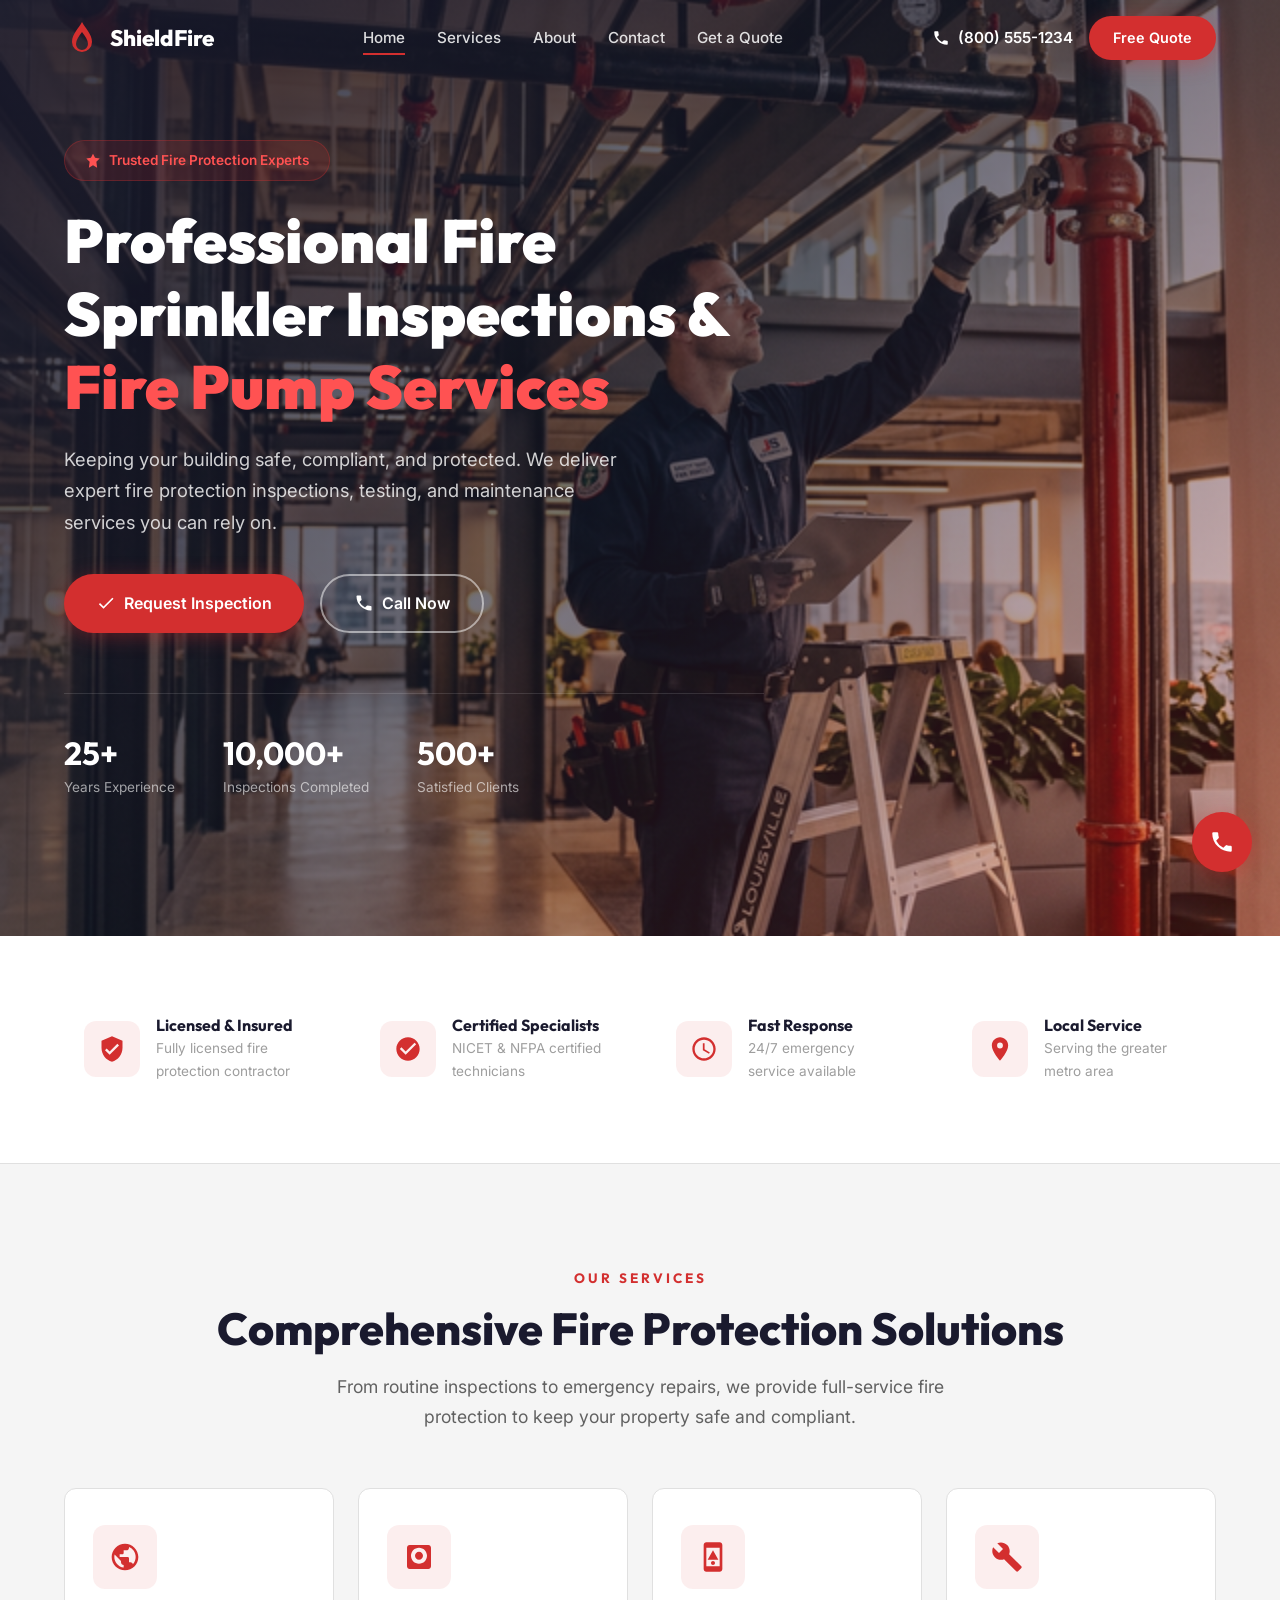
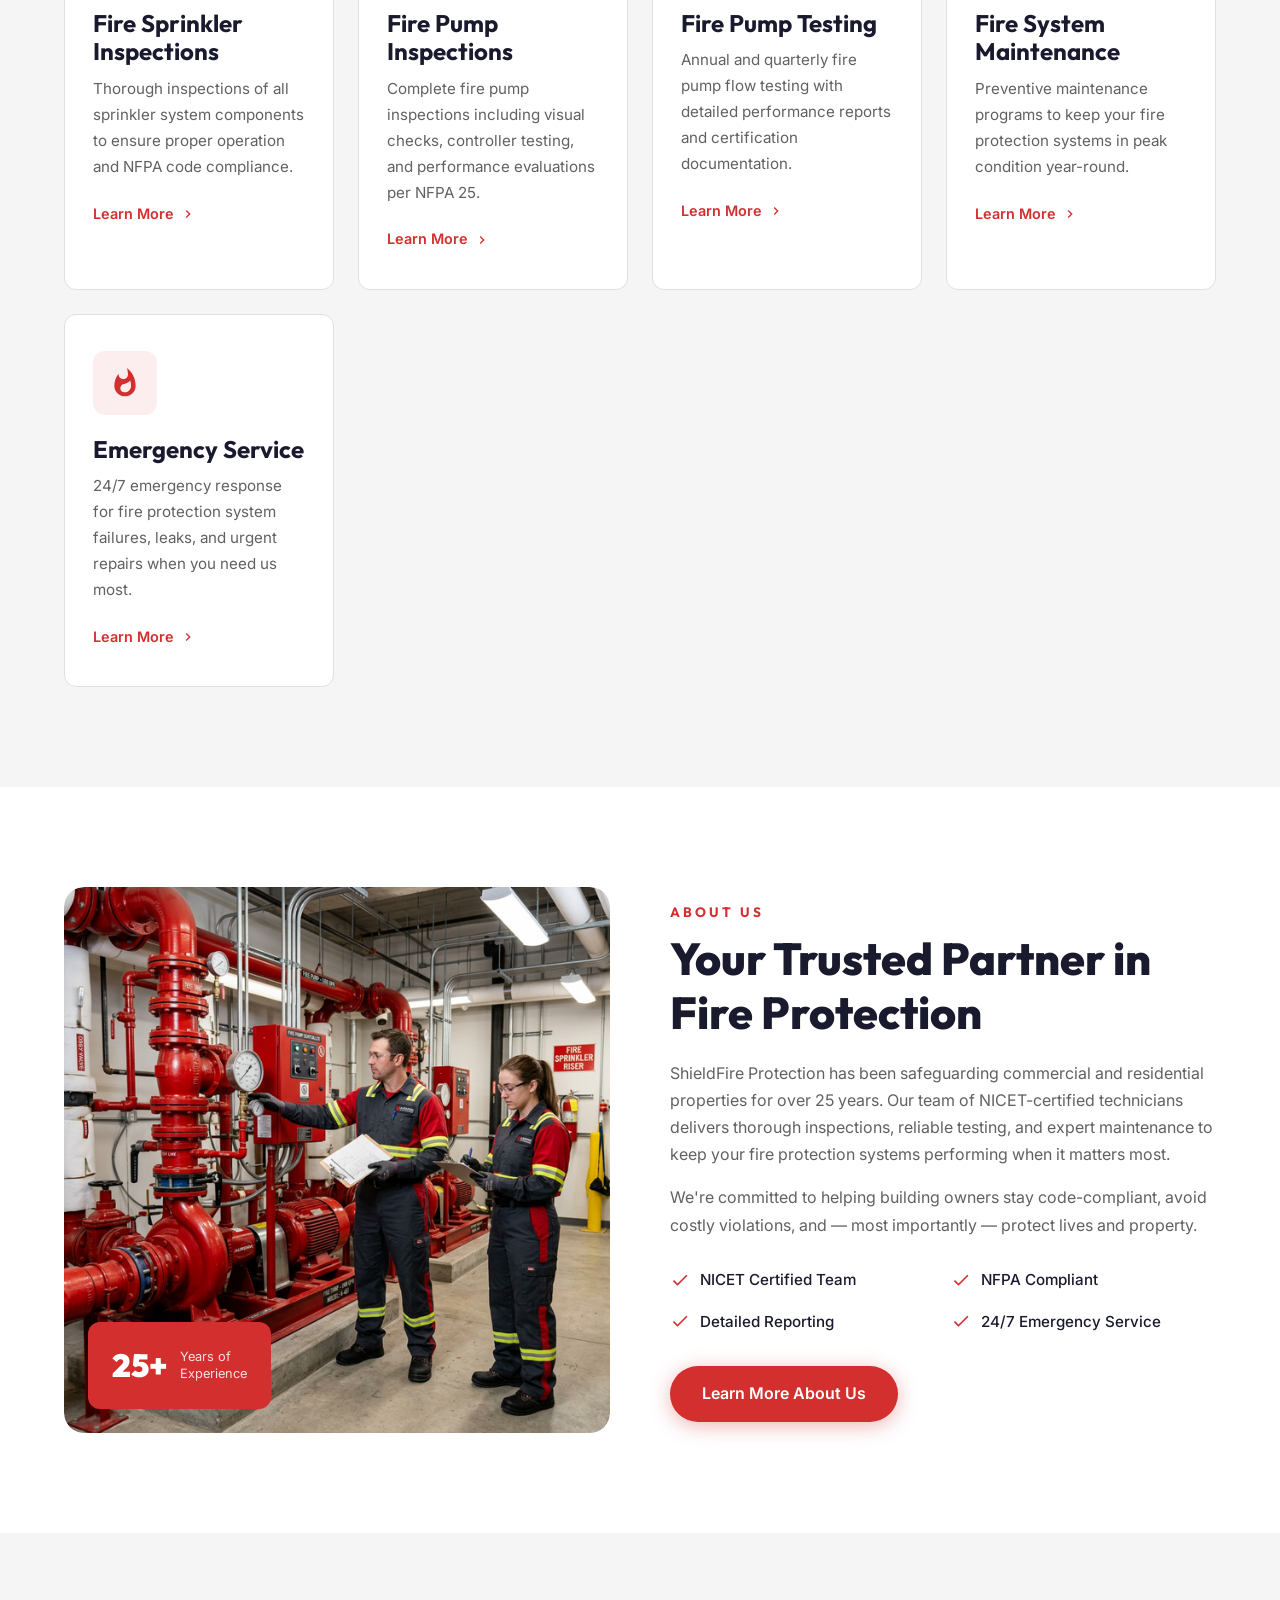
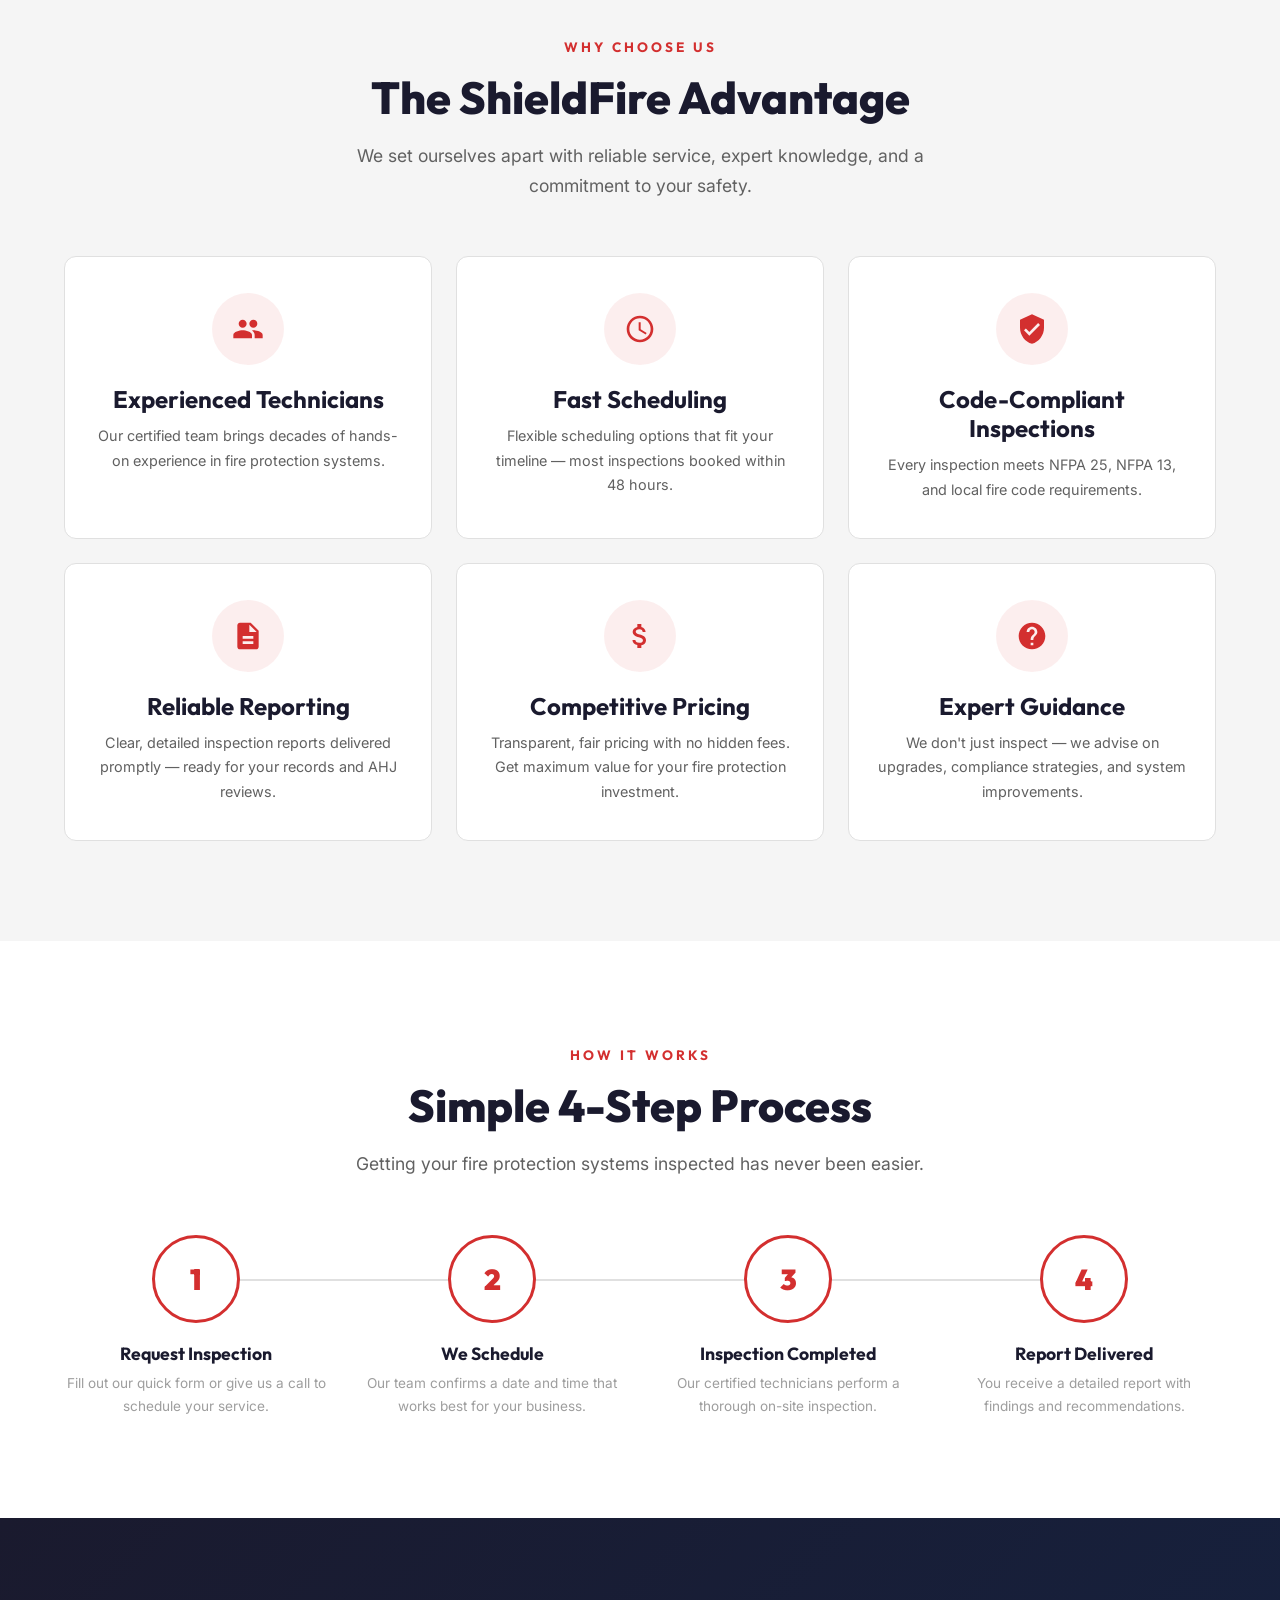
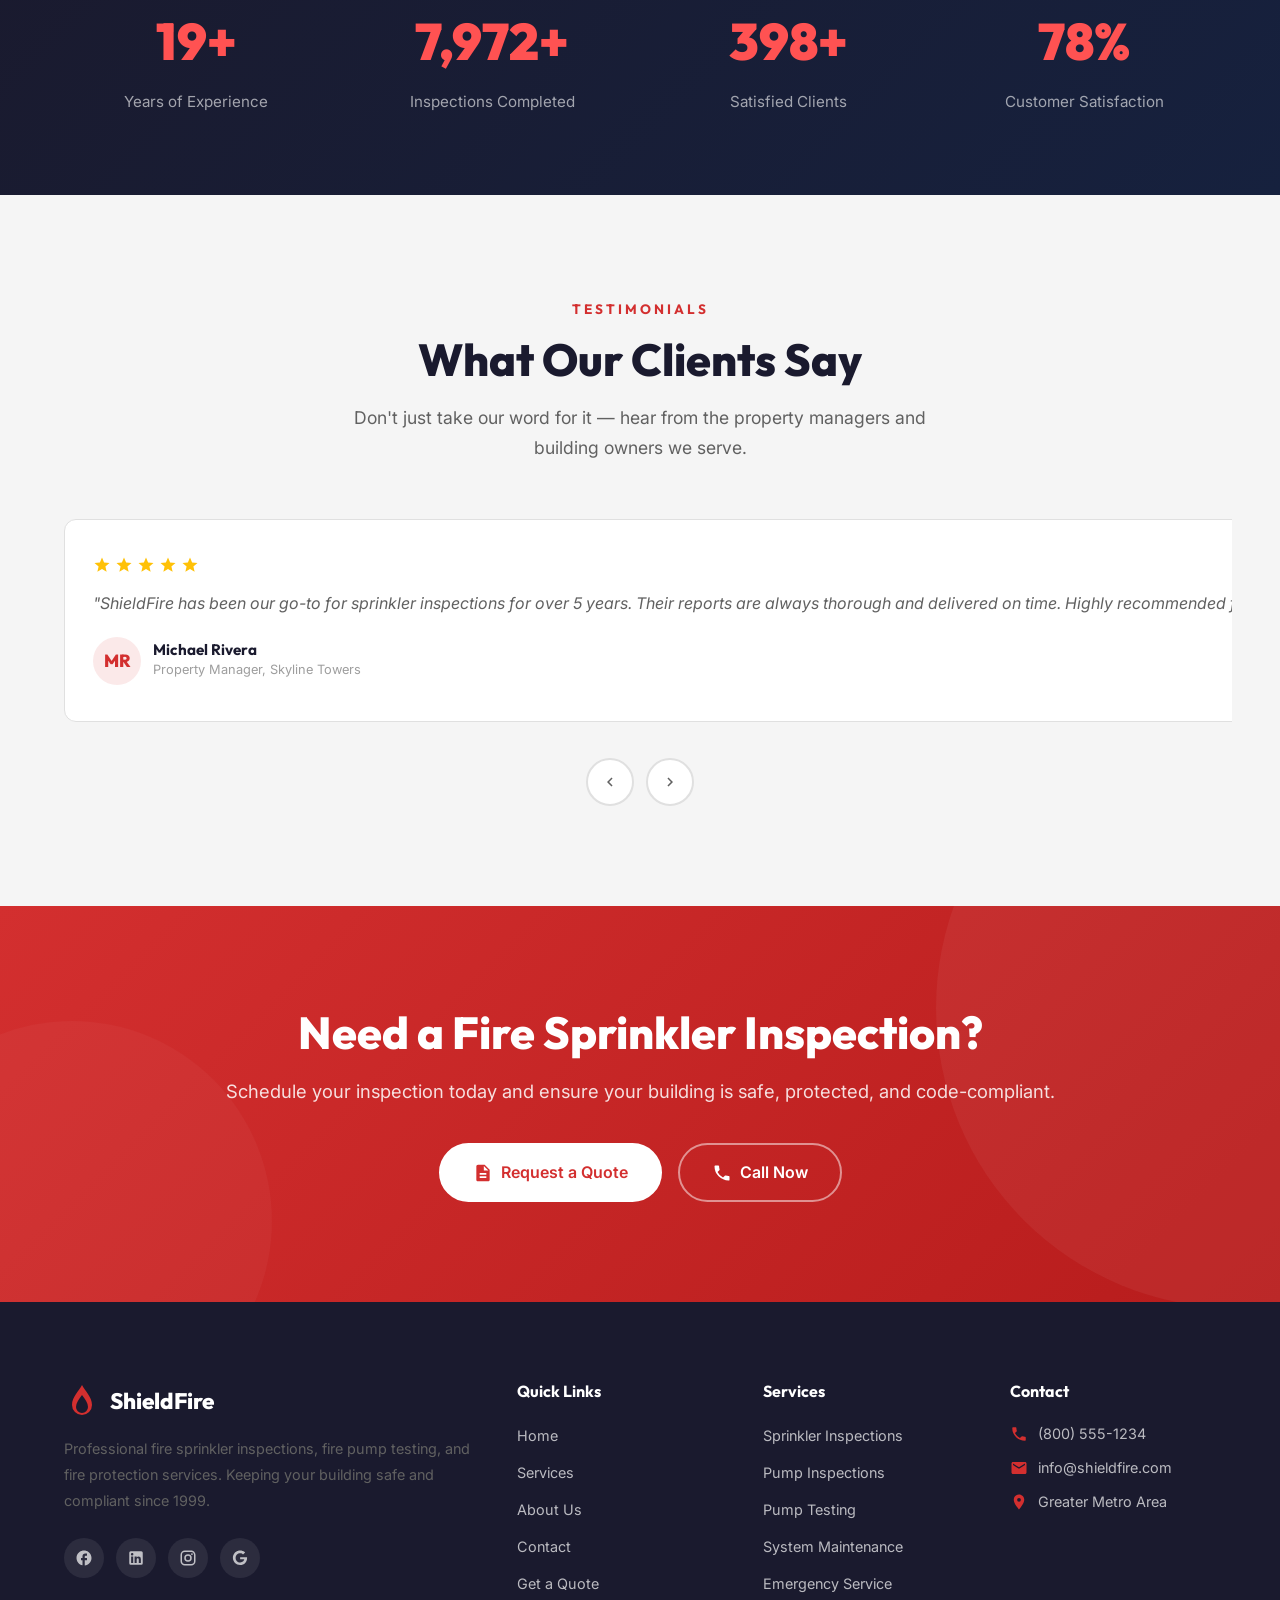
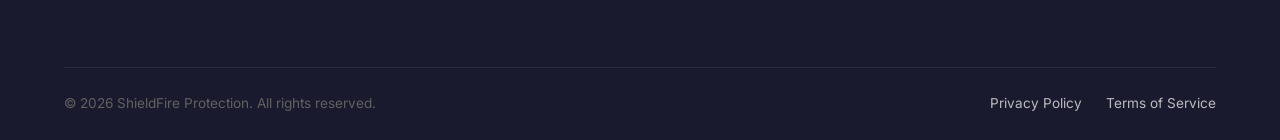
<file: shieldfire/index.html>
<!DOCTYPE html>
<html lang="en">
<head>
  <meta charset="UTF-8">
  <meta name="viewport" content="width=device-width, initial-scale=1.0">
  <title>ShieldFire Protection | Professional Fire Sprinkler Inspections & Fire Pump Services</title>
  <meta name="description" content="ShieldFire Protection provides professional fire sprinkler inspections, fire pump testing, and fire system maintenance. Licensed, insured, and code-compliant. Request an inspection today.">
  <meta property="og:title" content="ShieldFire Protection | Fire Sprinkler Inspections & Pump Services">
  <meta property="og:description" content="Trusted fire protection services — inspections, testing, and maintenance for commercial and residential properties.">
  <meta property="og:type" content="website">
  <link rel="stylesheet" href="styles.css">
</head>
<body>

<!-- ===================== HEADER ===================== -->
<header class="header" id="header">
  <div class="container">
    <a href="index.html" class="logo">
      <svg viewBox="0 0 36 36" class="logo-icon"><path d="M18 2C15 8 8 14 8 22a10 10 0 0020 0c0-8-7-14-10-20zm0 28a6 6 0 01-6-6c0-4 3-8 6-12 3 4 6 8 6 12a6 6 0 01-6 6z"/></svg>
      ShieldFire
    </a>
    <nav class="nav-links" id="navLinks">
      <a href="index.html" class="active">Home</a>
      <a href="services.html">Services</a>
      <a href="about.html">About</a>
      <a href="contact.html">Contact</a>
      <a href="quote.html">Get a Quote</a>
    </nav>
    <div class="header-cta">
      <a href="tel:+18005551234" class="header-phone">
        <svg viewBox="0 0 24 24" fill="currentColor"><path d="M6.62 10.79a15.05 15.05 0 006.59 6.59l2.2-2.2a1 1 0 011.01-.24 11.36 11.36 0 003.58.57 1 1 0 011 1V20a1 1 0 01-1 1A17 17 0 013 4a1 1 0 011-1h3.5a1 1 0 011 1 11.36 11.36 0 00.57 3.58 1 1 0 01-.25 1.01l-2.2 2.2z"/></svg>
        (800) 555-1234
      </a>
      <a href="quote.html" class="btn btn-primary btn-sm">Free Quote</a>
    </div>
    <button class="hamburger" id="hamburger" aria-label="Toggle menu">
      <span></span><span></span><span></span>
    </button>
  </div>
</header>

<!-- ===================== HERO ===================== -->
<section class="hero" id="hero">
  <div class="hero-bg"></div>
  <div class="container">
    <div class="hero-content">
      <div class="hero-badge">
        <svg viewBox="0 0 24 24" fill="currentColor"><path d="M12 1l3.09 6.26L22 8.27l-5 4.87L18.18 22 12 18.27 5.82 22 7 13.14 2 8.27l6.91-1.01L12 1z"/></svg>
        Trusted Fire Protection Experts
      </div>
      <h1>Professional Fire Sprinkler Inspections &amp; <span>Fire Pump Services</span></h1>
      <p>Keeping your building safe, compliant, and protected. We deliver expert fire protection inspections, testing, and maintenance services you can rely on.</p>
      <div class="hero-buttons">
        <a href="quote.html" class="btn btn-primary">
          <svg viewBox="0 0 24 24" fill="currentColor" width="20" height="20"><path d="M9 16.17L4.83 12l-1.42 1.41L9 19 21 7l-1.41-1.41L9 16.17z"/></svg>
          Request Inspection
        </a>
        <a href="tel:+18005551234" class="btn btn-outline-white">
          <svg viewBox="0 0 24 24" fill="currentColor" width="20" height="20"><path d="M6.62 10.79a15.05 15.05 0 006.59 6.59l2.2-2.2a1 1 0 011.01-.24 11.36 11.36 0 003.58.57 1 1 0 011 1V20a1 1 0 01-1 1A17 17 0 013 4a1 1 0 011-1h3.5a1 1 0 011 1 11.36 11.36 0 00.57 3.58 1 1 0 01-.25 1.01l-2.2 2.2z"/></svg>
          Call Now
        </a>
      </div>
      <div class="hero-stats">
        <div class="hero-stat">
          <h3>25+</h3>
          <p>Years Experience</p>
        </div>
        <div class="hero-stat">
          <h3>10,000+</h3>
          <p>Inspections Completed</p>
        </div>
        <div class="hero-stat">
          <h3>500+</h3>
          <p>Satisfied Clients</p>
        </div>
      </div>
    </div>
  </div>
</section>

<!-- ===================== TRUST BADGES ===================== -->
<section class="trust">
  <div class="container">
    <div class="trust-grid stagger-children">
      <div class="trust-item reveal">
        <div class="trust-icon">
          <svg viewBox="0 0 24 24"><path d="M12 1L3 5v6c0 5.55 3.84 10.74 9 12 5.16-1.26 9-6.45 9-12V5l-9-4zm-2 16l-4-4 1.41-1.41L10 14.17l6.59-6.59L18 9l-8 8z"/></svg>
        </div>
        <div class="trust-text">
          <h4>Licensed &amp; Insured</h4>
          <p>Fully licensed fire protection contractor</p>
        </div>
      </div>
      <div class="trust-item reveal">
        <div class="trust-icon">
          <svg viewBox="0 0 24 24"><path d="M12 2C6.48 2 2 6.48 2 12s4.48 10 10 10 10-4.48 10-10S17.52 2 12 2zm-2 15l-5-5 1.41-1.41L10 14.17l7.59-7.59L19 8l-9 9z"/></svg>
        </div>
        <div class="trust-text">
          <h4>Certified Specialists</h4>
          <p>NICET & NFPA certified technicians</p>
        </div>
      </div>
      <div class="trust-item reveal">
        <div class="trust-icon">
          <svg viewBox="0 0 24 24"><path d="M11.99 2C6.47 2 2 6.48 2 12s4.47 10 9.99 10C17.52 22 22 17.52 22 12S17.52 2 11.99 2zM12 20c-4.42 0-8-3.58-8-8s3.58-8 8-8 8 3.58 8 8-3.58 8-8 8zm.5-13H11v6l5.25 3.15.75-1.23-4.5-2.67V7z"/></svg>
        </div>
        <div class="trust-text">
          <h4>Fast Response</h4>
          <p>24/7 emergency service available</p>
        </div>
      </div>
      <div class="trust-item reveal">
        <div class="trust-icon">
          <svg viewBox="0 0 24 24"><path d="M12 2C8.13 2 5 5.13 5 9c0 5.25 7 13 7 13s7-7.75 7-13c0-3.87-3.13-7-7-7zm0 9.5a2.5 2.5 0 010-5 2.5 2.5 0 010 5z"/></svg>
        </div>
        <div class="trust-text">
          <h4>Local Service</h4>
          <p>Serving the greater metro area</p>
        </div>
      </div>
    </div>
  </div>
</section>

<!-- ===================== SERVICES ===================== -->
<section class="section section-alt" id="services">
  <div class="container">
    <div class="section-header text-center reveal">
      <span class="section-label">Our Services</span>
      <h2 class="section-title">Comprehensive Fire Protection Solutions</h2>
      <p class="section-subtitle mx-auto">From routine inspections to emergency repairs, we provide full-service fire protection to keep your property safe and compliant.</p>
    </div>
    <div class="services-grid stagger-children">
      <div class="service-card reveal">
        <div class="service-icon">
          <svg viewBox="0 0 24 24"><path d="M12 2C6.48 2 2 6.48 2 12s4.48 10 10 10 10-4.48 10-10S17.52 2 12 2zm-1 17.93c-3.95-.49-7-3.85-7-7.93 0-.62.08-1.21.21-1.79L9 15v1c0 1.1.9 2 2 2v1.93zm6.9-2.54c-.26-.81-1-1.39-1.9-1.39h-1v-3c0-.55-.45-1-1-1H8v-2h2c.55 0 1-.45 1-1V7h2c1.1 0 2-.9 2-2v-.41c2.93 1.19 5 4.06 5 7.41 0 2.08-.8 3.97-2.1 5.39z"/></svg>
        </div>
        <h3>Fire Sprinkler Inspections</h3>
        <p>Thorough inspections of all sprinkler system components to ensure proper operation and NFPA code compliance.</p>
        <a href="services.html" class="service-link">Learn More <svg viewBox="0 0 24 24"><path d="M10 6L8.59 7.41 13.17 12l-4.58 4.59L10 18l6-6-6-6z"/></svg></a>
      </div>
      <div class="service-card reveal">
        <div class="service-icon">
          <svg viewBox="0 0 24 24"><path d="M19 3H5c-1.1 0-2 .9-2 2v14c0 1.1.9 2 2 2h14c1.1 0 2-.9 2-2V5c0-1.1-.9-2-2-2zm-7 14c-3.31 0-6-2.69-6-6s2.69-6 6-6 6 2.69 6 6-2.69 6-6 6zm3-6c0 1.66-1.34 3-3 3s-3-1.34-3-3 1.34-3 3-3 3 1.34 3 3z"/></svg>
        </div>
        <h3>Fire Pump Inspections</h3>
        <p>Complete fire pump inspections including visual checks, controller testing, and performance evaluations per NFPA 25.</p>
        <a href="services.html" class="service-link">Learn More <svg viewBox="0 0 24 24"><path d="M10 6L8.59 7.41 13.17 12l-4.58 4.59L10 18l6-6-6-6z"/></svg></a>
      </div>
      <div class="service-card reveal">
        <div class="service-icon">
          <svg viewBox="0 0 24 24"><path d="M17 1H7c-1.1 0-2 .9-2 2v18c0 1.1.9 2 2 2h10c1.1 0 2-.9 2-2V3c0-1.1-.9-2-2-2zm0 18H7V5h10v14zm-5-1c.83 0 1.5-.67 1.5-1.5S12.83 15 12 15s-1.5.67-1.5 1.5S11.17 18 12 18zM12 7l-4 7h8l-4-7z"/></svg>
        </div>
        <h3>Fire Pump Testing</h3>
        <p>Annual and quarterly fire pump flow testing with detailed performance reports and certification documentation.</p>
        <a href="services.html" class="service-link">Learn More <svg viewBox="0 0 24 24"><path d="M10 6L8.59 7.41 13.17 12l-4.58 4.59L10 18l6-6-6-6z"/></svg></a>
      </div>
      <div class="service-card reveal">
        <div class="service-icon">
          <svg viewBox="0 0 24 24"><path d="M22.7 19l-9.1-9.1c.9-2.3.4-5-1.5-6.9-2-2-5-2.4-7.4-1.3L9 6 6 9 1.6 4.7C.4 7.1.9 10.1 2.9 12.1c1.9 1.9 4.6 2.4 6.9 1.5l9.1 9.1c.4.4 1 .4 1.4 0l2.3-2.3c.5-.4.5-1.1.1-1.4z"/></svg>
        </div>
        <h3>Fire System Maintenance</h3>
        <p>Preventive maintenance programs to keep your fire protection systems in peak condition year-round.</p>
        <a href="services.html" class="service-link">Learn More <svg viewBox="0 0 24 24"><path d="M10 6L8.59 7.41 13.17 12l-4.58 4.59L10 18l6-6-6-6z"/></svg></a>
      </div>
      <div class="service-card reveal">
        <div class="service-icon">
          <svg viewBox="0 0 24 24"><path d="M13.5.67s.74 2.65.74 4.8c0 2.06-1.35 3.73-3.41 3.73-2.07 0-3.63-1.67-3.63-3.73l.03-.36C5.21 7.51 4 10.62 4 14c0 4.42 3.58 8 8 8s8-3.58 8-8C20 8.61 17.41 3.8 13.5.67zM11.71 19c-1.78 0-3.22-1.4-3.22-3.14 0-1.62 1.05-2.76 2.81-3.12 1.77-.36 3.6-1.21 4.62-2.58.39 1.29.59 2.65.59 4.04 0 2.65-2.15 4.8-4.8 4.8z"/></svg>
        </div>
        <h3>Emergency Service</h3>
        <p>24/7 emergency response for fire protection system failures, leaks, and urgent repairs when you need us most.</p>
        <a href="services.html" class="service-link">Learn More <svg viewBox="0 0 24 24"><path d="M10 6L8.59 7.41 13.17 12l-4.58 4.59L10 18l6-6-6-6z"/></svg></a>
      </div>
    </div>
  </div>
</section>

<!-- ===================== ABOUT PREVIEW ===================== -->
<section class="section" id="about">
  <div class="container">
    <div class="about-grid">
      <div class="about-image reveal-left">
        <img src="images/about_team.png" alt="ShieldFire technicians inspecting a fire pump system">
        <div class="about-image-badge">
          <span class="badge-number">25+</span>
          <span class="badge-text">Years of<br>Experience</span>
        </div>
      </div>
      <div class="about-content reveal-right">
        <span class="section-label">About Us</span>
        <h2 class="section-title">Your Trusted Partner in Fire Protection</h2>
        <p>ShieldFire Protection has been safeguarding commercial and residential properties for over 25 years. Our team of NICET-certified technicians delivers thorough inspections, reliable testing, and expert maintenance to keep your fire protection systems performing when it matters most.</p>
        <p>We're committed to helping building owners stay code-compliant, avoid costly violations, and — most importantly — protect lives and property.</p>
        <div class="about-features">
          <div class="about-feature">
            <svg viewBox="0 0 24 24"><path d="M9 16.17L4.83 12l-1.42 1.41L9 19 21 7l-1.41-1.41L9 16.17z"/></svg>
            NICET Certified Team
          </div>
          <div class="about-feature">
            <svg viewBox="0 0 24 24"><path d="M9 16.17L4.83 12l-1.42 1.41L9 19 21 7l-1.41-1.41L9 16.17z"/></svg>
            NFPA Compliant
          </div>
          <div class="about-feature">
            <svg viewBox="0 0 24 24"><path d="M9 16.17L4.83 12l-1.42 1.41L9 19 21 7l-1.41-1.41L9 16.17z"/></svg>
            Detailed Reporting
          </div>
          <div class="about-feature">
            <svg viewBox="0 0 24 24"><path d="M9 16.17L4.83 12l-1.42 1.41L9 19 21 7l-1.41-1.41L9 16.17z"/></svg>
            24/7 Emergency Service
          </div>
        </div>
        <a href="about.html" class="btn btn-primary" style="margin-top: 32px;">Learn More About Us</a>
      </div>
    </div>
  </div>
</section>

<!-- ===================== WHY CHOOSE US ===================== -->
<section class="section section-alt" id="why-us">
  <div class="container">
    <div class="section-header text-center reveal">
      <span class="section-label">Why Choose Us</span>
      <h2 class="section-title">The ShieldFire Advantage</h2>
      <p class="section-subtitle mx-auto">We set ourselves apart with reliable service, expert knowledge, and a commitment to your safety.</p>
    </div>
    <div class="why-grid stagger-children">
      <div class="why-card reveal">
        <div class="why-icon">
          <svg viewBox="0 0 24 24"><path d="M16 11c1.66 0 2.99-1.34 2.99-3S17.66 5 16 5s-3 1.34-3 3 1.34 3 3 3zm-8 0c1.66 0 2.99-1.34 2.99-3S9.66 5 8 5 5 6.34 5 8s1.34 3 3 3zm0 2c-2.33 0-7 1.17-7 3.5V19h14v-2.5c0-2.33-4.67-3.5-7-3.5zm8 0c-.29 0-.62.02-.97.05 1.16.84 1.97 1.97 1.97 3.45V19h6v-2.5c0-2.33-4.67-3.5-7-3.5z"/></svg>
        </div>
        <h3>Experienced Technicians</h3>
        <p>Our certified team brings decades of hands-on experience in fire protection systems.</p>
      </div>
      <div class="why-card reveal">
        <div class="why-icon">
          <svg viewBox="0 0 24 24"><path d="M11.99 2C6.47 2 2 6.48 2 12s4.47 10 9.99 10C17.52 22 22 17.52 22 12S17.52 2 11.99 2zM12 20c-4.42 0-8-3.58-8-8s3.58-8 8-8 8 3.58 8 8-3.58 8-8 8zm.5-13H11v6l5.25 3.15.75-1.23-4.5-2.67V7z"/></svg>
        </div>
        <h3>Fast Scheduling</h3>
        <p>Flexible scheduling options that fit your timeline — most inspections booked within 48 hours.</p>
      </div>
      <div class="why-card reveal">
        <div class="why-icon">
          <svg viewBox="0 0 24 24"><path d="M12 1L3 5v6c0 5.55 3.84 10.74 9 12 5.16-1.26 9-6.45 9-12V5l-9-4zm-2 16l-4-4 1.41-1.41L10 14.17l6.59-6.59L18 9l-8 8z"/></svg>
        </div>
        <h3>Code-Compliant Inspections</h3>
        <p>Every inspection meets NFPA 25, NFPA 13, and local fire code requirements.</p>
      </div>
      <div class="why-card reveal">
        <div class="why-icon">
          <svg viewBox="0 0 24 24"><path d="M14 2H6c-1.1 0-1.99.9-1.99 2L4 20c0 1.1.89 2 1.99 2H18c1.1 0 2-.9 2-2V8l-6-6zm2 16H8v-2h8v2zm0-4H8v-2h8v2zm-3-5V3.5L18.5 9H13z"/></svg>
        </div>
        <h3>Reliable Reporting</h3>
        <p>Clear, detailed inspection reports delivered promptly — ready for your records and AHJ reviews.</p>
      </div>
      <div class="why-card reveal">
        <div class="why-icon">
          <svg viewBox="0 0 24 24"><path d="M11.8 10.9c-2.27-.59-3-1.2-3-2.15 0-1.09 1.01-1.85 2.7-1.85 1.78 0 2.44.85 2.5 2.1h2.21c-.07-1.72-1.12-3.3-3.21-3.81V3h-3v2.16c-1.94.42-3.5 1.68-3.5 3.61 0 2.31 1.91 3.46 4.7 4.13 2.5.6 3 1.48 3 2.41 0 .69-.49 1.79-2.7 1.79-2.06 0-2.87-.92-2.98-2.1h-2.2c.12 2.19 1.76 3.42 3.68 3.83V21h3v-2.15c1.95-.37 3.5-1.5 3.5-3.55 0-2.84-2.43-3.81-4.7-4.4z"/></svg>
        </div>
        <h3>Competitive Pricing</h3>
        <p>Transparent, fair pricing with no hidden fees. Get maximum value for your fire protection investment.</p>
      </div>
      <div class="why-card reveal">
        <div class="why-icon">
          <svg viewBox="0 0 24 24"><path d="M12 2C6.48 2 2 6.48 2 12s4.48 10 10 10 10-4.48 10-10S17.52 2 12 2zm1 17h-2v-2h2v2zm2.07-7.75l-.9.92C13.45 12.9 13 13.5 13 15h-2v-.5c0-1.1.45-2.1 1.17-2.83l1.24-1.26c.37-.36.59-.86.59-1.41 0-1.1-.9-2-2-2s-2 .9-2 2H8c0-2.21 1.79-4 4-4s4 1.79 4 4c0 .88-.36 1.68-.93 2.25z"/></svg>
        </div>
        <h3>Expert Guidance</h3>
        <p>We don't just inspect — we advise on upgrades, compliance strategies, and system improvements.</p>
      </div>
    </div>
  </div>
</section>

<!-- ===================== PROCESS ===================== -->
<section class="section" id="process">
  <div class="container">
    <div class="section-header text-center reveal">
      <span class="section-label">How It Works</span>
      <h2 class="section-title">Simple 4-Step Process</h2>
      <p class="section-subtitle mx-auto">Getting your fire protection systems inspected has never been easier.</p>
    </div>
    <div class="process-grid stagger-children">
      <div class="process-step reveal">
        <div class="process-number">1</div>
        <h3>Request Inspection</h3>
        <p>Fill out our quick form or give us a call to schedule your service.</p>
      </div>
      <div class="process-step reveal">
        <div class="process-number">2</div>
        <h3>We Schedule</h3>
        <p>Our team confirms a date and time that works best for your business.</p>
      </div>
      <div class="process-step reveal">
        <div class="process-number">3</div>
        <h3>Inspection Completed</h3>
        <p>Our certified technicians perform a thorough on-site inspection.</p>
      </div>
      <div class="process-step reveal">
        <div class="process-number">4</div>
        <h3>Report Delivered</h3>
        <p>You receive a detailed report with findings and recommendations.</p>
      </div>
    </div>
  </div>
</section>

<!-- ===================== STATISTICS ===================== -->
<section class="stats">
  <div class="container">
    <div class="stats-grid">
      <div class="stat-item reveal">
        <div class="stat-number"><span class="counter" data-target="25">0</span><span>+</span></div>
        <p>Years of Experience</p>
      </div>
      <div class="stat-item reveal">
        <div class="stat-number"><span class="counter" data-target="10000">0</span><span>+</span></div>
        <p>Inspections Completed</p>
      </div>
      <div class="stat-item reveal">
        <div class="stat-number"><span class="counter" data-target="500">0</span><span>+</span></div>
        <p>Satisfied Clients</p>
      </div>
      <div class="stat-item reveal">
        <div class="stat-number"><span class="counter" data-target="99">0</span><span>%</span></div>
        <p>Customer Satisfaction</p>
      </div>
    </div>
  </div>
</section>

<!-- ===================== TESTIMONIALS ===================== -->
<section class="section section-alt" id="testimonials">
  <div class="container">
    <div class="section-header text-center reveal">
      <span class="section-label">Testimonials</span>
      <h2 class="section-title">What Our Clients Say</h2>
      <p class="section-subtitle mx-auto">Don't just take our word for it — hear from the property managers and building owners we serve.</p>
    </div>
    <div class="testimonials-wrapper">
      <div class="testimonials-track" id="testimonialsTrack">
        <div class="testimonial-card">
          <div class="testimonial-stars">
            <svg viewBox="0 0 24 24"><path d="M12 17.27L18.18 21l-1.64-7.03L22 9.24l-7.19-.61L12 2 9.19 8.63 2 9.24l5.46 4.73L5.82 21z"/></svg>
            <svg viewBox="0 0 24 24"><path d="M12 17.27L18.18 21l-1.64-7.03L22 9.24l-7.19-.61L12 2 9.19 8.63 2 9.24l5.46 4.73L5.82 21z"/></svg>
            <svg viewBox="0 0 24 24"><path d="M12 17.27L18.18 21l-1.64-7.03L22 9.24l-7.19-.61L12 2 9.19 8.63 2 9.24l5.46 4.73L5.82 21z"/></svg>
            <svg viewBox="0 0 24 24"><path d="M12 17.27L18.18 21l-1.64-7.03L22 9.24l-7.19-.61L12 2 9.19 8.63 2 9.24l5.46 4.73L5.82 21z"/></svg>
            <svg viewBox="0 0 24 24"><path d="M12 17.27L18.18 21l-1.64-7.03L22 9.24l-7.19-.61L12 2 9.19 8.63 2 9.24l5.46 4.73L5.82 21z"/></svg>
          </div>
          <blockquote>"ShieldFire has been our go-to for sprinkler inspections for over 5 years. Their reports are always thorough and delivered on time. Highly recommended for any commercial property manager."</blockquote>
          <div class="testimonial-author">
            <div class="testimonial-avatar">MR</div>
            <div class="testimonial-info">
              <h4>Michael Rivera</h4>
              <p>Property Manager, Skyline Towers</p>
            </div>
          </div>
        </div>
        <div class="testimonial-card">
          <div class="testimonial-stars">
            <svg viewBox="0 0 24 24"><path d="M12 17.27L18.18 21l-1.64-7.03L22 9.24l-7.19-.61L12 2 9.19 8.63 2 9.24l5.46 4.73L5.82 21z"/></svg>
            <svg viewBox="0 0 24 24"><path d="M12 17.27L18.18 21l-1.64-7.03L22 9.24l-7.19-.61L12 2 9.19 8.63 2 9.24l5.46 4.73L5.82 21z"/></svg>
            <svg viewBox="0 0 24 24"><path d="M12 17.27L18.18 21l-1.64-7.03L22 9.24l-7.19-.61L12 2 9.19 8.63 2 9.24l5.46 4.73L5.82 21z"/></svg>
            <svg viewBox="0 0 24 24"><path d="M12 17.27L18.18 21l-1.64-7.03L22 9.24l-7.19-.61L12 2 9.19 8.63 2 9.24l5.46 4.73L5.82 21z"/></svg>
            <svg viewBox="0 0 24 24"><path d="M12 17.27L18.18 21l-1.64-7.03L22 9.24l-7.19-.61L12 2 9.19 8.63 2 9.24l5.46 4.73L5.82 21z"/></svg>
          </div>
          <blockquote>"After a fire code violation, we called ShieldFire for an emergency inspection. They came out the same day and had our systems back in compliance within a week. Outstanding service!"</blockquote>
          <div class="testimonial-author">
            <div class="testimonial-avatar">SL</div>
            <div class="testimonial-info">
              <h4>Sarah Lee</h4>
              <p>Facility Director, Metro Healthcare</p>
            </div>
          </div>
        </div>
        <div class="testimonial-card">
          <div class="testimonial-stars">
            <svg viewBox="0 0 24 24"><path d="M12 17.27L18.18 21l-1.64-7.03L22 9.24l-7.19-.61L12 2 9.19 8.63 2 9.24l5.46 4.73L5.82 21z"/></svg>
            <svg viewBox="0 0 24 24"><path d="M12 17.27L18.18 21l-1.64-7.03L22 9.24l-7.19-.61L12 2 9.19 8.63 2 9.24l5.46 4.73L5.82 21z"/></svg>
            <svg viewBox="0 0 24 24"><path d="M12 17.27L18.18 21l-1.64-7.03L22 9.24l-7.19-.61L12 2 9.19 8.63 2 9.24l5.46 4.73L5.82 21z"/></svg>
            <svg viewBox="0 0 24 24"><path d="M12 17.27L18.18 21l-1.64-7.03L22 9.24l-7.19-.61L12 2 9.19 8.63 2 9.24l5.46 4.73L5.82 21z"/></svg>
            <svg viewBox="0 0 24 24"><path d="M12 17.27L18.18 21l-1.64-7.03L22 9.24l-7.19-.61L12 2 9.19 8.63 2 9.24l5.46 4.73L5.82 21z"/></svg>
          </div>
          <blockquote>"Very professional team. They explained everything during the fire pump test and helped us understand our system better. The pricing was very fair and the report was excellent."</blockquote>
          <div class="testimonial-author">
            <div class="testimonial-avatar">DW</div>
            <div class="testimonial-info">
              <h4>David Wilson</h4>
              <p>Building Owner, Wilson Commercial</p>
            </div>
          </div>
        </div>
        <div class="testimonial-card">
          <div class="testimonial-stars">
            <svg viewBox="0 0 24 24"><path d="M12 17.27L18.18 21l-1.64-7.03L22 9.24l-7.19-.61L12 2 9.19 8.63 2 9.24l5.46 4.73L5.82 21z"/></svg>
            <svg viewBox="0 0 24 24"><path d="M12 17.27L18.18 21l-1.64-7.03L22 9.24l-7.19-.61L12 2 9.19 8.63 2 9.24l5.46 4.73L5.82 21z"/></svg>
            <svg viewBox="0 0 24 24"><path d="M12 17.27L18.18 21l-1.64-7.03L22 9.24l-7.19-.61L12 2 9.19 8.63 2 9.24l5.46 4.73L5.82 21z"/></svg>
            <svg viewBox="0 0 24 24"><path d="M12 17.27L18.18 21l-1.64-7.03L22 9.24l-7.19-.61L12 2 9.19 8.63 2 9.24l5.46 4.73L5.82 21z"/></svg>
            <svg viewBox="0 0 24 24"><path d="M12 17.27L18.18 21l-1.64-7.03L22 9.24l-7.19-.61L12 2 9.19 8.63 2 9.24l5.46 4.73L5.82 21z"/></svg>
          </div>
          <blockquote>"We manage 12 properties and use ShieldFire for all of them. Consistent quality, always on schedule, and their customer service is top-notch. Couldn't ask for a better partner."</blockquote>
          <div class="testimonial-author">
            <div class="testimonial-avatar">JT</div>
            <div class="testimonial-info">
              <h4>Jennifer Torres</h4>
              <p>Operations Manager, CoreRealty Group</p>
            </div>
          </div>
        </div>
      </div>
    </div>
    <div class="testimonials-nav">
      <button id="prevTestimonial" aria-label="Previous testimonial">
        <svg viewBox="0 0 24 24"><path d="M15.41 7.41L14 6l-6 6 6 6 1.41-1.41L10.83 12z"/></svg>
      </button>
      <button id="nextTestimonial" aria-label="Next testimonial">
        <svg viewBox="0 0 24 24"><path d="M10 6L8.59 7.41 13.17 12l-4.58 4.59L10 18l6-6-6-6z"/></svg>
      </button>
    </div>
  </div>
</section>

<!-- ===================== CTA BANNER ===================== -->
<section class="cta-banner">
  <div class="container">
    <h2 class="reveal">Need a Fire Sprinkler Inspection?</h2>
    <p class="reveal">Schedule your inspection today and ensure your building is safe, protected, and code-compliant.</p>
    <div class="cta-buttons reveal">
      <a href="quote.html" class="btn btn-outline-white" style="background:var(--white);color:var(--primary);border-color:var(--white);">
        <svg viewBox="0 0 24 24" fill="currentColor" width="20" height="20"><path d="M14 2H6c-1.1 0-1.99.9-1.99 2L4 20c0 1.1.89 2 1.99 2H18c1.1 0 2-.9 2-2V8l-6-6zm2 16H8v-2h8v2zm0-4H8v-2h8v2zm-3-5V3.5L18.5 9H13z"/></svg>
        Request a Quote
      </a>
      <a href="tel:+18005551234" class="btn btn-outline-white">
        <svg viewBox="0 0 24 24" fill="currentColor" width="20" height="20"><path d="M6.62 10.79a15.05 15.05 0 006.59 6.59l2.2-2.2a1 1 0 011.01-.24 11.36 11.36 0 003.58.57 1 1 0 011 1V20a1 1 0 01-1 1A17 17 0 013 4a1 1 0 011-1h3.5a1 1 0 011 1 11.36 11.36 0 00.57 3.58 1 1 0 01-.25 1.01l-2.2 2.2z"/></svg>
        Call Now
      </a>
    </div>
  </div>
</section>

<!-- ===================== FOOTER ===================== -->
<footer class="footer">
  <div class="container">
    <div class="footer-grid">
      <div class="footer-brand">
        <a href="index.html" class="logo">
          <svg viewBox="0 0 36 36" class="logo-icon"><path d="M18 2C15 8 8 14 8 22a10 10 0 0020 0c0-8-7-14-10-20zm0 28a6 6 0 01-6-6c0-4 3-8 6-12 3 4 6 8 6 12a6 6 0 01-6 6z"/></svg>
          ShieldFire
        </a>
        <p>Professional fire sprinkler inspections, fire pump testing, and fire protection services. Keeping your building safe and compliant since 1999.</p>
        <div class="social-links">
          <a href="#" aria-label="Facebook"><svg viewBox="0 0 24 24"><path d="M22 12c0-5.52-4.48-10-10-10S2 6.48 2 12c0 4.84 3.44 8.87 8 9.8V15H8v-3h2V9.5C10 7.57 11.57 6 13.5 6H16v3h-2c-.55 0-1 .45-1 1v2h3v3h-3v6.95c5.05-.5 9-4.76 9-9.95z"/></svg></a>
          <a href="#" aria-label="LinkedIn"><svg viewBox="0 0 24 24"><path d="M19 3a2 2 0 012 2v14a2 2 0 01-2 2H5a2 2 0 01-2-2V5a2 2 0 012-2h14m-.5 15.5v-5.3a3.26 3.26 0 00-3.26-3.26c-.85 0-1.84.52-2.32 1.3v-1.11h-2.79v8.37h2.79v-4.93c0-.77.62-1.4 1.39-1.4a1.4 1.4 0 011.4 1.4v4.93h2.79M6.88 8.56a1.68 1.68 0 001.68-1.68c0-.93-.75-1.69-1.68-1.69a1.69 1.69 0 00-1.69 1.69c0 .93.76 1.68 1.69 1.68m1.39 9.94v-8.37H5.5v8.37h2.77z"/></svg></a>
          <a href="#" aria-label="Instagram"><svg viewBox="0 0 24 24"><path d="M7.8 2h8.4C19.4 2 22 4.6 22 7.8v8.4a5.8 5.8 0 01-5.8 5.8H7.8C4.6 22 2 19.4 2 16.2V7.8A5.8 5.8 0 017.8 2m-.2 2A3.6 3.6 0 004 7.6v8.8C4 18.39 5.61 20 7.6 20h8.8a3.6 3.6 0 003.6-3.6V7.6C20 5.61 18.39 4 16.4 4H7.6m9.65 1.5a1.25 1.25 0 110 2.5 1.25 1.25 0 010-2.5M12 7a5 5 0 110 10 5 5 0 010-10m0 2a3 3 0 100 6 3 3 0 000-6z"/></svg></a>
          <a href="#" aria-label="Google"><svg viewBox="0 0 24 24"><path d="M21.35 11.1h-9.18v2.73h5.51c-.26 1.57-1.67 4.22-5.51 4.22-3.31 0-6.01-2.75-6.01-6.12s2.7-6.12 6.01-6.12c1.87 0 3.13.8 3.85 1.48l2.84-2.76C16.99 2.99 14.73 2 12.17 2 6.82 2 2.5 6.33 2.5 11.67s4.33 9.67 9.67 9.67c5.58 0 9.28-3.93 9.28-9.47 0-.63-.08-1.13-.1-1.77z"/></svg></a>
        </div>
      </div>
      <div class="footer-col">
        <h4>Quick Links</h4>
        <ul>
          <li><a href="index.html">Home</a></li>
          <li><a href="services.html">Services</a></li>
          <li><a href="about.html">About Us</a></li>
          <li><a href="contact.html">Contact</a></li>
          <li><a href="quote.html">Get a Quote</a></li>
        </ul>
      </div>
      <div class="footer-col">
        <h4>Services</h4>
        <ul>
          <li><a href="services.html">Sprinkler Inspections</a></li>
          <li><a href="services.html">Pump Inspections</a></li>
          <li><a href="services.html">Pump Testing</a></li>
          <li><a href="services.html">System Maintenance</a></li>
          <li><a href="services.html">Emergency Service</a></li>
        </ul>
      </div>
      <div class="footer-col">
        <h4>Contact</h4>
        <ul class="footer-contact">
          <li>
            <svg viewBox="0 0 24 24"><path d="M6.62 10.79a15.05 15.05 0 006.59 6.59l2.2-2.2a1 1 0 011.01-.24 11.36 11.36 0 003.58.57 1 1 0 011 1V20a1 1 0 01-1 1A17 17 0 013 4a1 1 0 011-1h3.5a1 1 0 011 1 11.36 11.36 0 00.57 3.58 1 1 0 01-.25 1.01l-2.2 2.2z"/></svg>
            (800) 555-1234
          </li>
          <li>
            <svg viewBox="0 0 24 24"><path d="M20 4H4c-1.1 0-1.99.9-1.99 2L2 18c0 1.1.9 2 2 2h16c1.1 0 2-.9 2-2V6c0-1.1-.9-2-2-2zm0 4l-8 5-8-5V6l8 5 8-5v2z"/></svg>
            info@shieldfire.com
          </li>
          <li>
            <svg viewBox="0 0 24 24"><path d="M12 2C8.13 2 5 5.13 5 9c0 5.25 7 13 7 13s7-7.75 7-13c0-3.87-3.13-7-7-7zm0 9.5a2.5 2.5 0 010-5 2.5 2.5 0 010 5z"/></svg>
            Greater Metro Area
          </li>
        </ul>
      </div>
    </div>
    <div class="footer-bottom">
      <p>&copy; 2026 ShieldFire Protection. All rights reserved.</p>
      <div class="footer-bottom-links">
        <a href="#">Privacy Policy</a>
        <a href="#">Terms of Service</a>
      </div>
    </div>
  </div>
</footer>

<!-- Floating Contact Widget -->
<div class="floating-contact">
  <a href="tel:+18005551234" class="floating-btn" aria-label="Call us">
    <svg viewBox="0 0 24 24"><path d="M6.62 10.79a15.05 15.05 0 006.59 6.59l2.2-2.2a1 1 0 011.01-.24 11.36 11.36 0 003.58.57 1 1 0 011 1V20a1 1 0 01-1 1A17 17 0 013 4a1 1 0 011-1h3.5a1 1 0 011 1 11.36 11.36 0 00.57 3.58 1 1 0 01-.25 1.01l-2.2 2.2z"/></svg>
  </a>
</div>

<script src="script.js"></script>
</body>
</html>
</file>
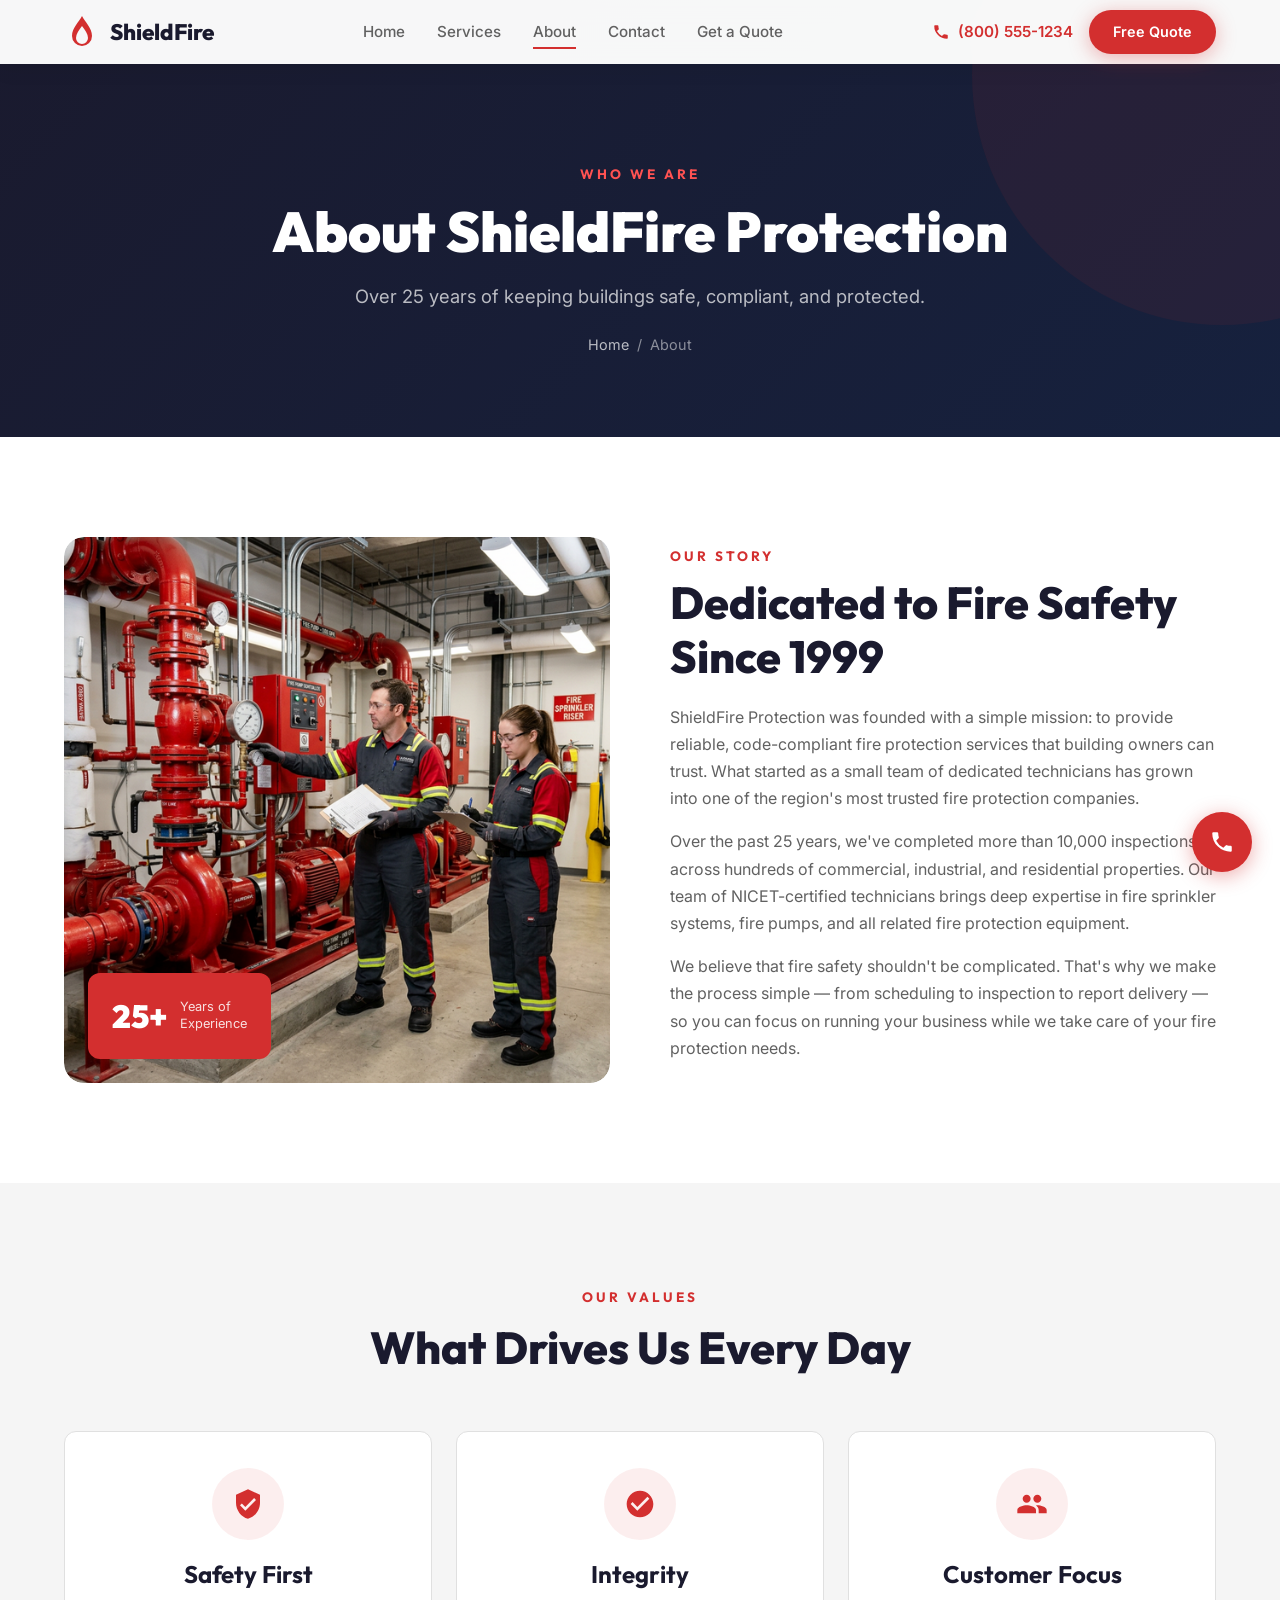
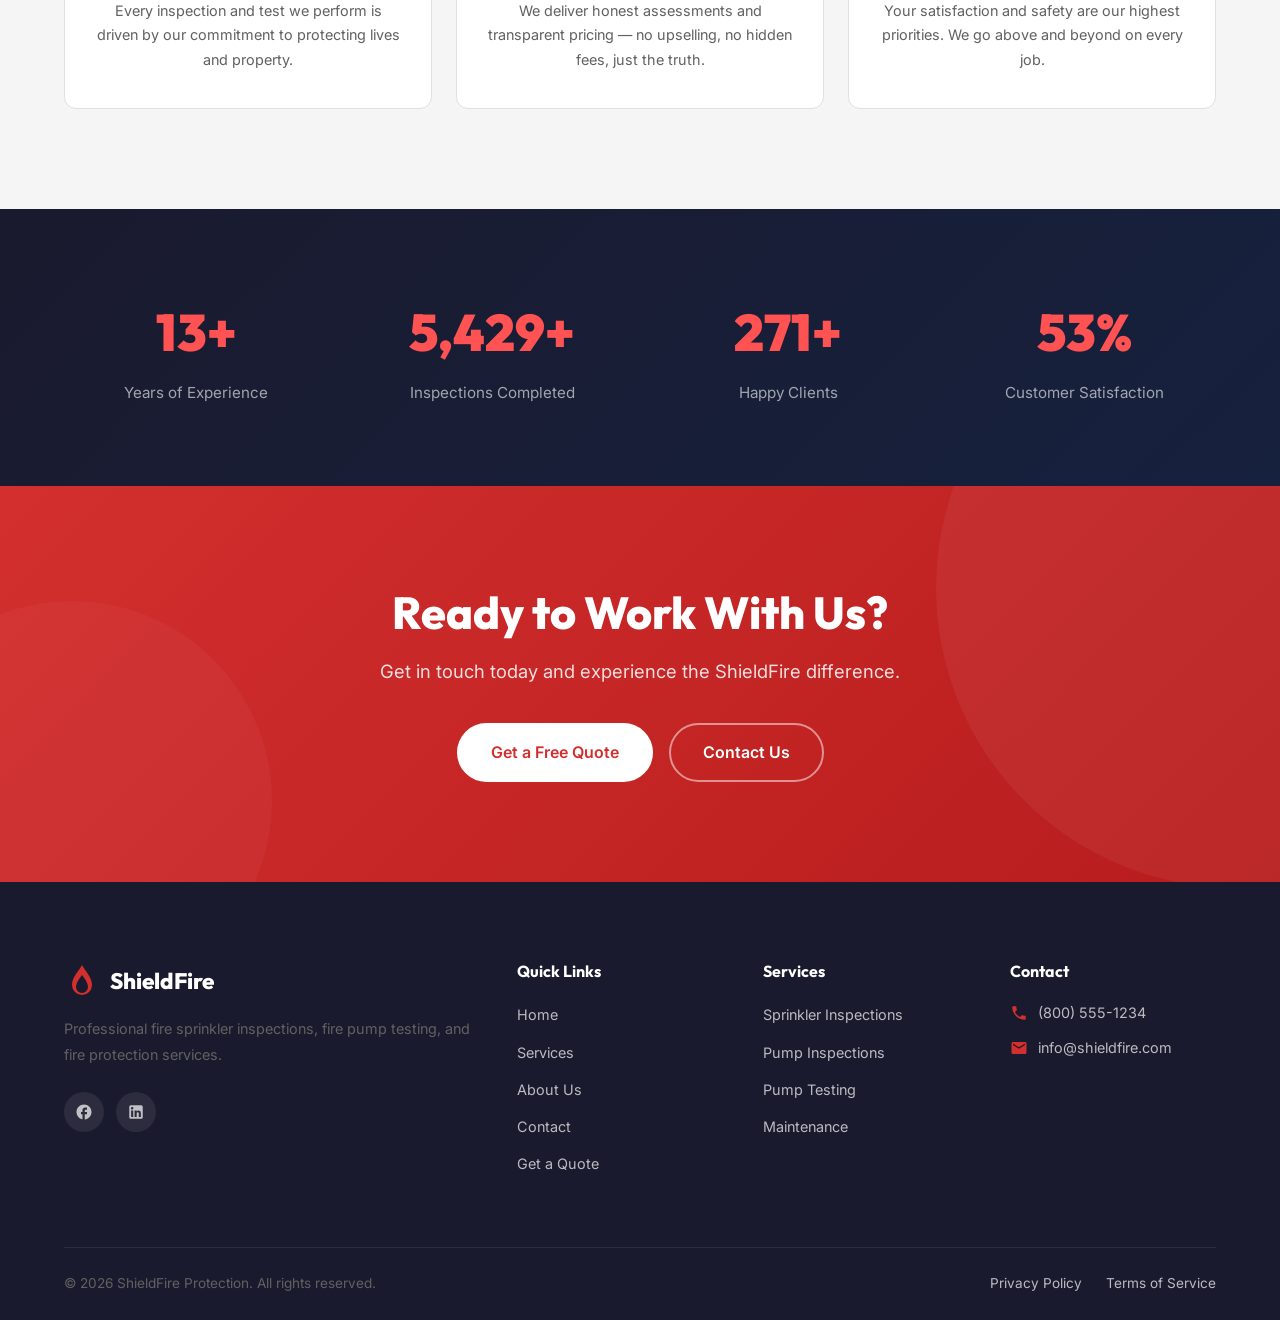
<file: shieldfire/about.html>
<!DOCTYPE html>
<html lang="en">
<head>
  <meta charset="UTF-8">
  <meta name="viewport" content="width=device-width, initial-scale=1.0">
  <title>About Us | ShieldFire Protection – Our Story & Mission</title>
  <meta name="description" content="Learn about ShieldFire Protection — 25+ years of experience delivering professional fire sprinkler inspections and fire pump services. Meet our certified team.">
  <link rel="stylesheet" href="styles.css">
</head>
<body>

<!-- HEADER -->
<header class="header scrolled" id="header">
  <div class="container">
    <a href="index.html" class="logo" style="color:var(--dark)">
      <svg viewBox="0 0 36 36" class="logo-icon"><path d="M18 2C15 8 8 14 8 22a10 10 0 0020 0c0-8-7-14-10-20zm0 28a6 6 0 01-6-6c0-4 3-8 6-12 3 4 6 8 6 12a6 6 0 01-6 6z"/></svg>
      ShieldFire
    </a>
    <nav class="nav-links" id="navLinks">
      <a href="index.html">Home</a>
      <a href="services.html">Services</a>
      <a href="about.html" class="active">About</a>
      <a href="contact.html">Contact</a>
      <a href="quote.html">Get a Quote</a>
    </nav>
    <div class="header-cta">
      <a href="tel:+18005551234" class="header-phone" style="color:var(--primary)">
        <svg viewBox="0 0 24 24" fill="currentColor"><path d="M6.62 10.79a15.05 15.05 0 006.59 6.59l2.2-2.2a1 1 0 011.01-.24 11.36 11.36 0 003.58.57 1 1 0 011 1V20a1 1 0 01-1 1A17 17 0 013 4a1 1 0 011-1h3.5a1 1 0 011 1 11.36 11.36 0 00.57 3.58 1 1 0 01-.25 1.01l-2.2 2.2z"/></svg>
        (800) 555-1234
      </a>
      <a href="quote.html" class="btn btn-primary btn-sm">Free Quote</a>
    </div>
    <button class="hamburger" id="hamburger" aria-label="Toggle menu">
      <span></span><span></span><span></span>
    </button>
  </div>
</header>

<!-- PAGE HERO -->
<section class="page-hero">
  <div class="container">
    <span class="section-label" style="color:var(--primary-light);">Who We Are</span>
    <h1>About ShieldFire Protection</h1>
    <p>Over 25 years of keeping buildings safe, compliant, and protected.</p>
    <div class="breadcrumb">
      <a href="index.html">Home</a> / <span>About</span>
    </div>
  </div>
</section>

<!-- ABOUT CONTENT -->
<section class="section">
  <div class="container">
    <div class="about-grid">
      <div class="about-image reveal-left">
        <img src="images/about_team.png" alt="ShieldFire technicians inspecting fire protection equipment">
        <div class="about-image-badge">
          <span class="badge-number">25+</span>
          <span class="badge-text">Years of<br>Experience</span>
        </div>
      </div>
      <div class="about-content reveal-right">
        <span class="section-label">Our Story</span>
        <h2>Dedicated to Fire Safety Since 1999</h2>
        <p>ShieldFire Protection was founded with a simple mission: to provide reliable, code-compliant fire protection services that building owners can trust. What started as a small team of dedicated technicians has grown into one of the region's most trusted fire protection companies.</p>
        <p>Over the past 25 years, we've completed more than 10,000 inspections across hundreds of commercial, industrial, and residential properties. Our team of NICET-certified technicians brings deep expertise in fire sprinkler systems, fire pumps, and all related fire protection equipment.</p>
        <p>We believe that fire safety shouldn't be complicated. That's why we make the process simple — from scheduling to inspection to report delivery — so you can focus on running your business while we take care of your fire protection needs.</p>
      </div>
    </div>
  </div>
</section>

<!-- OUR VALUES -->
<section class="section section-alt">
  <div class="container">
    <div class="section-header text-center reveal">
      <span class="section-label">Our Values</span>
      <h2 class="section-title">What Drives Us Every Day</h2>
    </div>
    <div class="why-grid stagger-children">
      <div class="why-card reveal">
        <div class="why-icon">
          <svg viewBox="0 0 24 24"><path d="M12 1L3 5v6c0 5.55 3.84 10.74 9 12 5.16-1.26 9-6.45 9-12V5l-9-4zm-2 16l-4-4 1.41-1.41L10 14.17l6.59-6.59L18 9l-8 8z"/></svg>
        </div>
        <h3>Safety First</h3>
        <p>Every inspection and test we perform is driven by our commitment to protecting lives and property.</p>
      </div>
      <div class="why-card reveal">
        <div class="why-icon">
          <svg viewBox="0 0 24 24"><path d="M12 2C6.48 2 2 6.48 2 12s4.48 10 10 10 10-4.48 10-10S17.52 2 12 2zm-2 15l-5-5 1.41-1.41L10 14.17l7.59-7.59L19 8l-9 9z"/></svg>
        </div>
        <h3>Integrity</h3>
        <p>We deliver honest assessments and transparent pricing — no upselling, no hidden fees, just the truth.</p>
      </div>
      <div class="why-card reveal">
        <div class="why-icon">
          <svg viewBox="0 0 24 24"><path d="M16 11c1.66 0 2.99-1.34 2.99-3S17.66 5 16 5s-3 1.34-3 3 1.34 3 3 3zm-8 0c1.66 0 2.99-1.34 2.99-3S9.66 5 8 5 5 6.34 5 8s1.34 3 3 3zm0 2c-2.33 0-7 1.17-7 3.5V19h14v-2.5c0-2.33-4.67-3.5-7-3.5zm8 0c-.29 0-.62.02-.97.05 1.16.84 1.97 1.97 1.97 3.45V19h6v-2.5c0-2.33-4.67-3.5-7-3.5z"/></svg>
        </div>
        <h3>Customer Focus</h3>
        <p>Your satisfaction and safety are our highest priorities. We go above and beyond on every job.</p>
      </div>
    </div>
  </div>
</section>

<!-- STATS -->
<section class="stats">
  <div class="container">
    <div class="stats-grid">
      <div class="stat-item reveal">
        <div class="stat-number"><span class="counter" data-target="25">0</span><span>+</span></div>
        <p>Years of Experience</p>
      </div>
      <div class="stat-item reveal">
        <div class="stat-number"><span class="counter" data-target="10000">0</span><span>+</span></div>
        <p>Inspections Completed</p>
      </div>
      <div class="stat-item reveal">
        <div class="stat-number"><span class="counter" data-target="500">0</span><span>+</span></div>
        <p>Happy Clients</p>
      </div>
      <div class="stat-item reveal">
        <div class="stat-number"><span class="counter" data-target="99">0</span><span>%</span></div>
        <p>Customer Satisfaction</p>
      </div>
    </div>
  </div>
</section>

<!-- CTA -->
<section class="cta-banner">
  <div class="container">
    <h2 class="reveal">Ready to Work With Us?</h2>
    <p class="reveal">Get in touch today and experience the ShieldFire difference.</p>
    <div class="cta-buttons reveal">
      <a href="quote.html" class="btn btn-outline-white" style="background:var(--white);color:var(--primary);border-color:var(--white);">Get a Free Quote</a>
      <a href="contact.html" class="btn btn-outline-white">Contact Us</a>
    </div>
  </div>
</section>

<!-- FOOTER -->
<footer class="footer">
  <div class="container">
    <div class="footer-grid">
      <div class="footer-brand">
        <a href="index.html" class="logo">
          <svg viewBox="0 0 36 36" class="logo-icon"><path d="M18 2C15 8 8 14 8 22a10 10 0 0020 0c0-8-7-14-10-20zm0 28a6 6 0 01-6-6c0-4 3-8 6-12 3 4 6 8 6 12a6 6 0 01-6 6z"/></svg>
          ShieldFire
        </a>
        <p>Professional fire sprinkler inspections, fire pump testing, and fire protection services.</p>
        <div class="social-links">
          <a href="#" aria-label="Facebook"><svg viewBox="0 0 24 24"><path d="M22 12c0-5.52-4.48-10-10-10S2 6.48 2 12c0 4.84 3.44 8.87 8 9.8V15H8v-3h2V9.5C10 7.57 11.57 6 13.5 6H16v3h-2c-.55 0-1 .45-1 1v2h3v3h-3v6.95c5.05-.5 9-4.76 9-9.95z"/></svg></a>
          <a href="#" aria-label="LinkedIn"><svg viewBox="0 0 24 24"><path d="M19 3a2 2 0 012 2v14a2 2 0 01-2 2H5a2 2 0 01-2-2V5a2 2 0 012-2h14m-.5 15.5v-5.3a3.26 3.26 0 00-3.26-3.26c-.85 0-1.84.52-2.32 1.3v-1.11h-2.79v8.37h2.79v-4.93c0-.77.62-1.4 1.39-1.4a1.4 1.4 0 011.4 1.4v4.93h2.79M6.88 8.56a1.68 1.68 0 001.68-1.68c0-.93-.75-1.69-1.68-1.69a1.69 1.69 0 00-1.69 1.69c0 .93.76 1.68 1.69 1.68m1.39 9.94v-8.37H5.5v8.37h2.77z"/></svg></a>
        </div>
      </div>
      <div class="footer-col">
        <h4>Quick Links</h4>
        <ul>
          <li><a href="index.html">Home</a></li>
          <li><a href="services.html">Services</a></li>
          <li><a href="about.html">About Us</a></li>
          <li><a href="contact.html">Contact</a></li>
          <li><a href="quote.html">Get a Quote</a></li>
        </ul>
      </div>
      <div class="footer-col">
        <h4>Services</h4>
        <ul>
          <li><a href="services.html">Sprinkler Inspections</a></li>
          <li><a href="services.html">Pump Inspections</a></li>
          <li><a href="services.html">Pump Testing</a></li>
          <li><a href="services.html">Maintenance</a></li>
        </ul>
      </div>
      <div class="footer-col">
        <h4>Contact</h4>
        <ul class="footer-contact">
          <li><svg viewBox="0 0 24 24"><path d="M6.62 10.79a15.05 15.05 0 006.59 6.59l2.2-2.2a1 1 0 011.01-.24 11.36 11.36 0 003.58.57 1 1 0 011 1V20a1 1 0 01-1 1A17 17 0 013 4a1 1 0 011-1h3.5a1 1 0 011 1 11.36 11.36 0 00.57 3.58 1 1 0 01-.25 1.01l-2.2 2.2z"/></svg>(800) 555-1234</li>
          <li><svg viewBox="0 0 24 24"><path d="M20 4H4c-1.1 0-1.99.9-1.99 2L2 18c0 1.1.9 2 2 2h16c1.1 0 2-.9 2-2V6c0-1.1-.9-2-2-2zm0 4l-8 5-8-5V6l8 5 8-5v2z"/></svg>info@shieldfire.com</li>
        </ul>
      </div>
    </div>
    <div class="footer-bottom">
      <p>&copy; 2026 ShieldFire Protection. All rights reserved.</p>
      <div class="footer-bottom-links">
        <a href="#">Privacy Policy</a>
        <a href="#">Terms of Service</a>
      </div>
    </div>
  </div>
</footer>

<div class="floating-contact">
  <a href="tel:+18005551234" class="floating-btn" aria-label="Call us">
    <svg viewBox="0 0 24 24"><path d="M6.62 10.79a15.05 15.05 0 006.59 6.59l2.2-2.2a1 1 0 011.01-.24 11.36 11.36 0 003.58.57 1 1 0 011 1V20a1 1 0 01-1 1A17 17 0 013 4a1 1 0 011-1h3.5a1 1 0 011 1 11.36 11.36 0 00.57 3.58 1 1 0 01-.25 1.01l-2.2 2.2z"/></svg>
  </a>
</div>

<script src="script.js"></script>
</body>
</html>
</file>
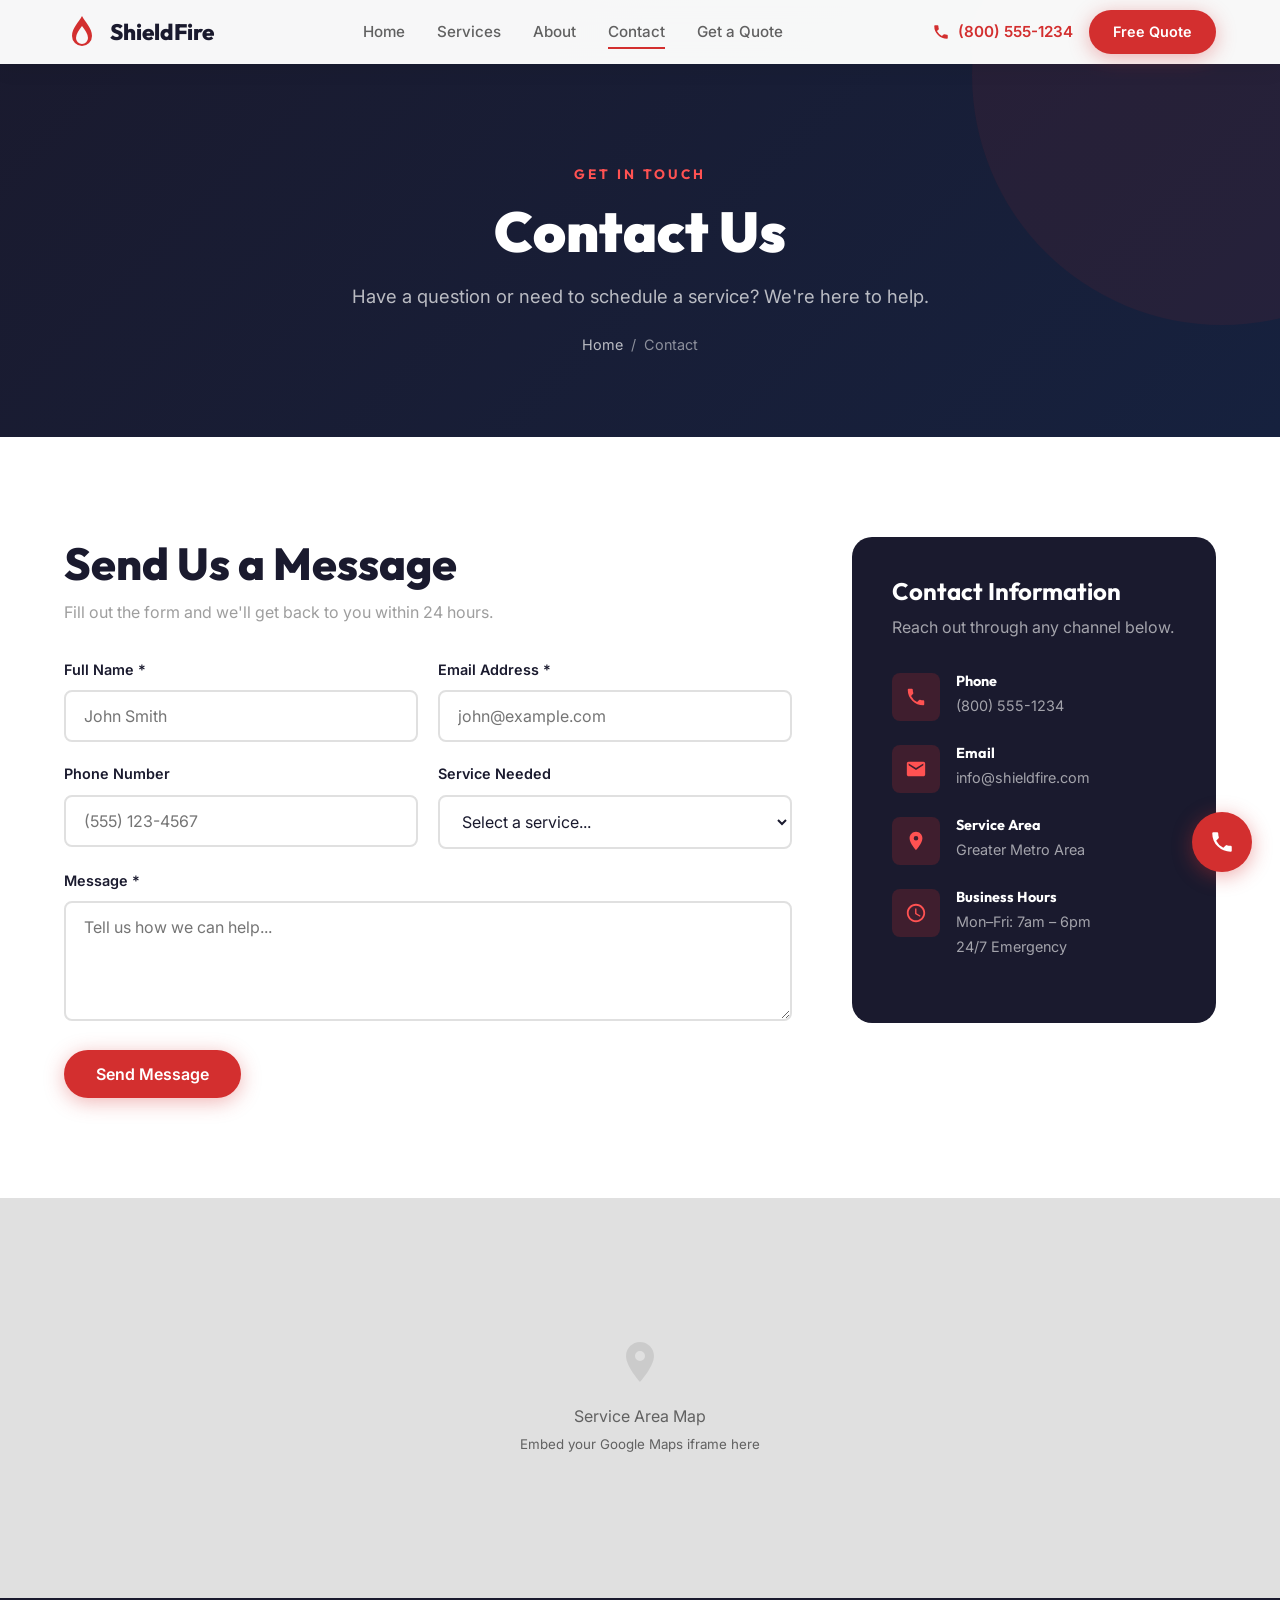
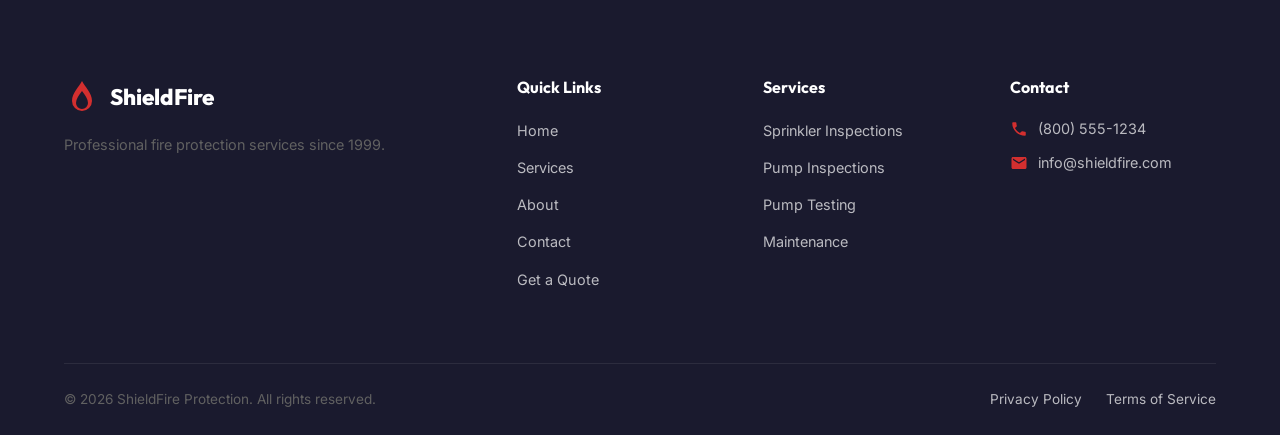
<file: shieldfire/contact.html>
<!DOCTYPE html>
<html lang="en">
<head>
  <meta charset="UTF-8">
  <meta name="viewport" content="width=device-width, initial-scale=1.0">
  <title>Contact Us | ShieldFire Protection</title>
  <meta name="description" content="Contact ShieldFire Protection for fire sprinkler inspections and fire pump services. Call or fill out our form.">
  <link rel="stylesheet" href="styles.css">
</head>
<body>
<header class="header scrolled" id="header">
  <div class="container">
    <a href="index.html" class="logo" style="color:var(--dark)">
      <svg viewBox="0 0 36 36" class="logo-icon"><path d="M18 2C15 8 8 14 8 22a10 10 0 0020 0c0-8-7-14-10-20zm0 28a6 6 0 01-6-6c0-4 3-8 6-12 3 4 6 8 6 12a6 6 0 01-6 6z"/></svg>
      ShieldFire
    </a>
    <nav class="nav-links" id="navLinks">
      <a href="index.html">Home</a>
      <a href="services.html">Services</a>
      <a href="about.html">About</a>
      <a href="contact.html" class="active">Contact</a>
      <a href="quote.html">Get a Quote</a>
    </nav>
    <div class="header-cta">
      <a href="tel:+18005551234" class="header-phone" style="color:var(--primary)">
        <svg viewBox="0 0 24 24" fill="currentColor"><path d="M6.62 10.79a15.05 15.05 0 006.59 6.59l2.2-2.2a1 1 0 011.01-.24 11.36 11.36 0 003.58.57 1 1 0 011 1V20a1 1 0 01-1 1A17 17 0 013 4a1 1 0 011-1h3.5a1 1 0 011 1 11.36 11.36 0 00.57 3.58 1 1 0 01-.25 1.01l-2.2 2.2z"/></svg>
        (800) 555-1234
      </a>
      <a href="quote.html" class="btn btn-primary btn-sm">Free Quote</a>
    </div>
    <button class="hamburger" id="hamburger" aria-label="Toggle menu"><span></span><span></span><span></span></button>
  </div>
</header>

<section class="page-hero">
  <div class="container">
    <span class="section-label" style="color:var(--primary-light);">Get In Touch</span>
    <h1>Contact Us</h1>
    <p>Have a question or need to schedule a service? We're here to help.</p>
    <div class="breadcrumb"><a href="index.html">Home</a> / <span>Contact</span></div>
  </div>
</section>

<section class="section">
  <div class="container">
    <div class="contact-layout">
      <div class="reveal-left">
        <h2 style="margin-bottom:8px;">Send Us a Message</h2>
        <p style="margin-bottom:32px;color:var(--gray-500);">Fill out the form and we'll get back to you within 24 hours.</p>
        <form id="contactForm" class="form-grid">
          <div class="form-group">
            <label for="contactName">Full Name *</label>
            <input type="text" id="contactName" name="name" placeholder="John Smith" required>
          </div>
          <div class="form-group">
            <label for="contactEmail">Email Address *</label>
            <input type="email" id="contactEmail" name="email" placeholder="john@example.com" required>
          </div>
          <div class="form-group">
            <label for="contactPhone">Phone Number</label>
            <input type="tel" id="contactPhone" name="phone" placeholder="(555) 123-4567">
          </div>
          <div class="form-group">
            <label for="contactService">Service Needed</label>
            <select id="contactService" name="service">
              <option value="">Select a service...</option>
              <option value="sprinkler-inspection">Fire Sprinkler Inspection</option>
              <option value="pump-inspection">Fire Pump Inspection</option>
              <option value="pump-testing">Fire Pump Testing</option>
              <option value="maintenance">System Maintenance</option>
              <option value="emergency">Emergency Service</option>
              <option value="other">Other</option>
            </select>
          </div>
          <div class="form-group full-width">
            <label for="contactMessage">Message *</label>
            <textarea id="contactMessage" name="message" placeholder="Tell us how we can help..." required></textarea>
          </div>
          <div class="form-group full-width">
            <button type="submit" class="btn btn-primary">Send Message</button>
          </div>
        </form>
      </div>
      <div class="reveal-right">
        <div class="contact-info-card">
          <h3>Contact Information</h3>
          <p>Reach out through any channel below.</p>
          <div class="contact-info-item">
            <div class="contact-info-icon"><svg viewBox="0 0 24 24"><path d="M6.62 10.79a15.05 15.05 0 006.59 6.59l2.2-2.2a1 1 0 011.01-.24 11.36 11.36 0 003.58.57 1 1 0 011 1V20a1 1 0 01-1 1A17 17 0 013 4a1 1 0 011-1h3.5a1 1 0 011 1 11.36 11.36 0 00.57 3.58 1 1 0 01-.25 1.01l-2.2 2.2z"/></svg></div>
            <div><h4>Phone</h4><p>(800) 555-1234</p></div>
          </div>
          <div class="contact-info-item">
            <div class="contact-info-icon"><svg viewBox="0 0 24 24"><path d="M20 4H4c-1.1 0-1.99.9-1.99 2L2 18c0 1.1.9 2 2 2h16c1.1 0 2-.9 2-2V6c0-1.1-.9-2-2-2zm0 4l-8 5-8-5V6l8 5 8-5v2z"/></svg></div>
            <div><h4>Email</h4><p>info@shieldfire.com</p></div>
          </div>
          <div class="contact-info-item">
            <div class="contact-info-icon"><svg viewBox="0 0 24 24"><path d="M12 2C8.13 2 5 5.13 5 9c0 5.25 7 13 7 13s7-7.75 7-13c0-3.87-3.13-7-7-7zm0 9.5a2.5 2.5 0 010-5 2.5 2.5 0 010 5z"/></svg></div>
            <div><h4>Service Area</h4><p>Greater Metro Area</p></div>
          </div>
          <div class="contact-info-item">
            <div class="contact-info-icon"><svg viewBox="0 0 24 24"><path d="M11.99 2C6.47 2 2 6.48 2 12s4.47 10 9.99 10C17.52 22 22 17.52 22 12S17.52 2 11.99 2zM12 20c-4.42 0-8-3.58-8-8s3.58-8 8-8 8 3.58 8 8-3.58 8-8 8zm.5-13H11v6l5.25 3.15.75-1.23-4.5-2.67V7z"/></svg></div>
            <div><h4>Business Hours</h4><p>Mon–Fri: 7am – 6pm<br>24/7 Emergency</p></div>
          </div>
        </div>
      </div>
    </div>
  </div>
</section>

<section style="background:var(--gray-100);padding:0;">
  <div style="width:100%;height:400px;background:var(--gray-300);display:flex;align-items:center;justify-content:center;color:var(--gray-500);">
    <div style="text-align:center;">
      <svg viewBox="0 0 24 24" width="48" height="48" fill="currentColor" style="opacity:.3;margin-bottom:8px;"><path d="M12 2C8.13 2 5 5.13 5 9c0 5.25 7 13 7 13s7-7.75 7-13c0-3.87-3.13-7-7-7zm0 9.5a2.5 2.5 0 010-5 2.5 2.5 0 010 5z"/></svg>
      <p>Service Area Map<br><small>Embed your Google Maps iframe here</small></p>
    </div>
  </div>
</section>

<footer class="footer">
  <div class="container">
    <div class="footer-grid">
      <div class="footer-brand">
        <a href="index.html" class="logo"><svg viewBox="0 0 36 36" class="logo-icon"><path d="M18 2C15 8 8 14 8 22a10 10 0 0020 0c0-8-7-14-10-20zm0 28a6 6 0 01-6-6c0-4 3-8 6-12 3 4 6 8 6 12a6 6 0 01-6 6z"/></svg>ShieldFire</a>
        <p>Professional fire protection services since 1999.</p>
      </div>
      <div class="footer-col"><h4>Quick Links</h4><ul><li><a href="index.html">Home</a></li><li><a href="services.html">Services</a></li><li><a href="about.html">About</a></li><li><a href="contact.html">Contact</a></li><li><a href="quote.html">Get a Quote</a></li></ul></div>
      <div class="footer-col"><h4>Services</h4><ul><li><a href="services.html">Sprinkler Inspections</a></li><li><a href="services.html">Pump Inspections</a></li><li><a href="services.html">Pump Testing</a></li><li><a href="services.html">Maintenance</a></li></ul></div>
      <div class="footer-col"><h4>Contact</h4><ul class="footer-contact"><li><svg viewBox="0 0 24 24"><path d="M6.62 10.79a15.05 15.05 0 006.59 6.59l2.2-2.2a1 1 0 011.01-.24 11.36 11.36 0 003.58.57 1 1 0 011 1V20a1 1 0 01-1 1A17 17 0 013 4a1 1 0 011-1h3.5a1 1 0 011 1 11.36 11.36 0 00.57 3.58 1 1 0 01-.25 1.01l-2.2 2.2z"/></svg>(800) 555-1234</li><li><svg viewBox="0 0 24 24"><path d="M20 4H4c-1.1 0-1.99.9-1.99 2L2 18c0 1.1.9 2 2 2h16c1.1 0 2-.9 2-2V6c0-1.1-.9-2-2-2zm0 4l-8 5-8-5V6l8 5 8-5v2z"/></svg>info@shieldfire.com</li></ul></div>
    </div>
    <div class="footer-bottom">
      <p>&copy; 2026 ShieldFire Protection. All rights reserved.</p>
      <div class="footer-bottom-links"><a href="#">Privacy Policy</a><a href="#">Terms of Service</a></div>
    </div>
  </div>
</footer>

<div class="floating-contact"><a href="tel:+18005551234" class="floating-btn" aria-label="Call us"><svg viewBox="0 0 24 24"><path d="M6.62 10.79a15.05 15.05 0 006.59 6.59l2.2-2.2a1 1 0 011.01-.24 11.36 11.36 0 003.58.57 1 1 0 011 1V20a1 1 0 01-1 1A17 17 0 013 4a1 1 0 011-1h3.5a1 1 0 011 1 11.36 11.36 0 00.57 3.58 1 1 0 01-.25 1.01l-2.2 2.2z"/></svg></a></div>
<script src="script.js"></script>
</body>
</html>
</file>
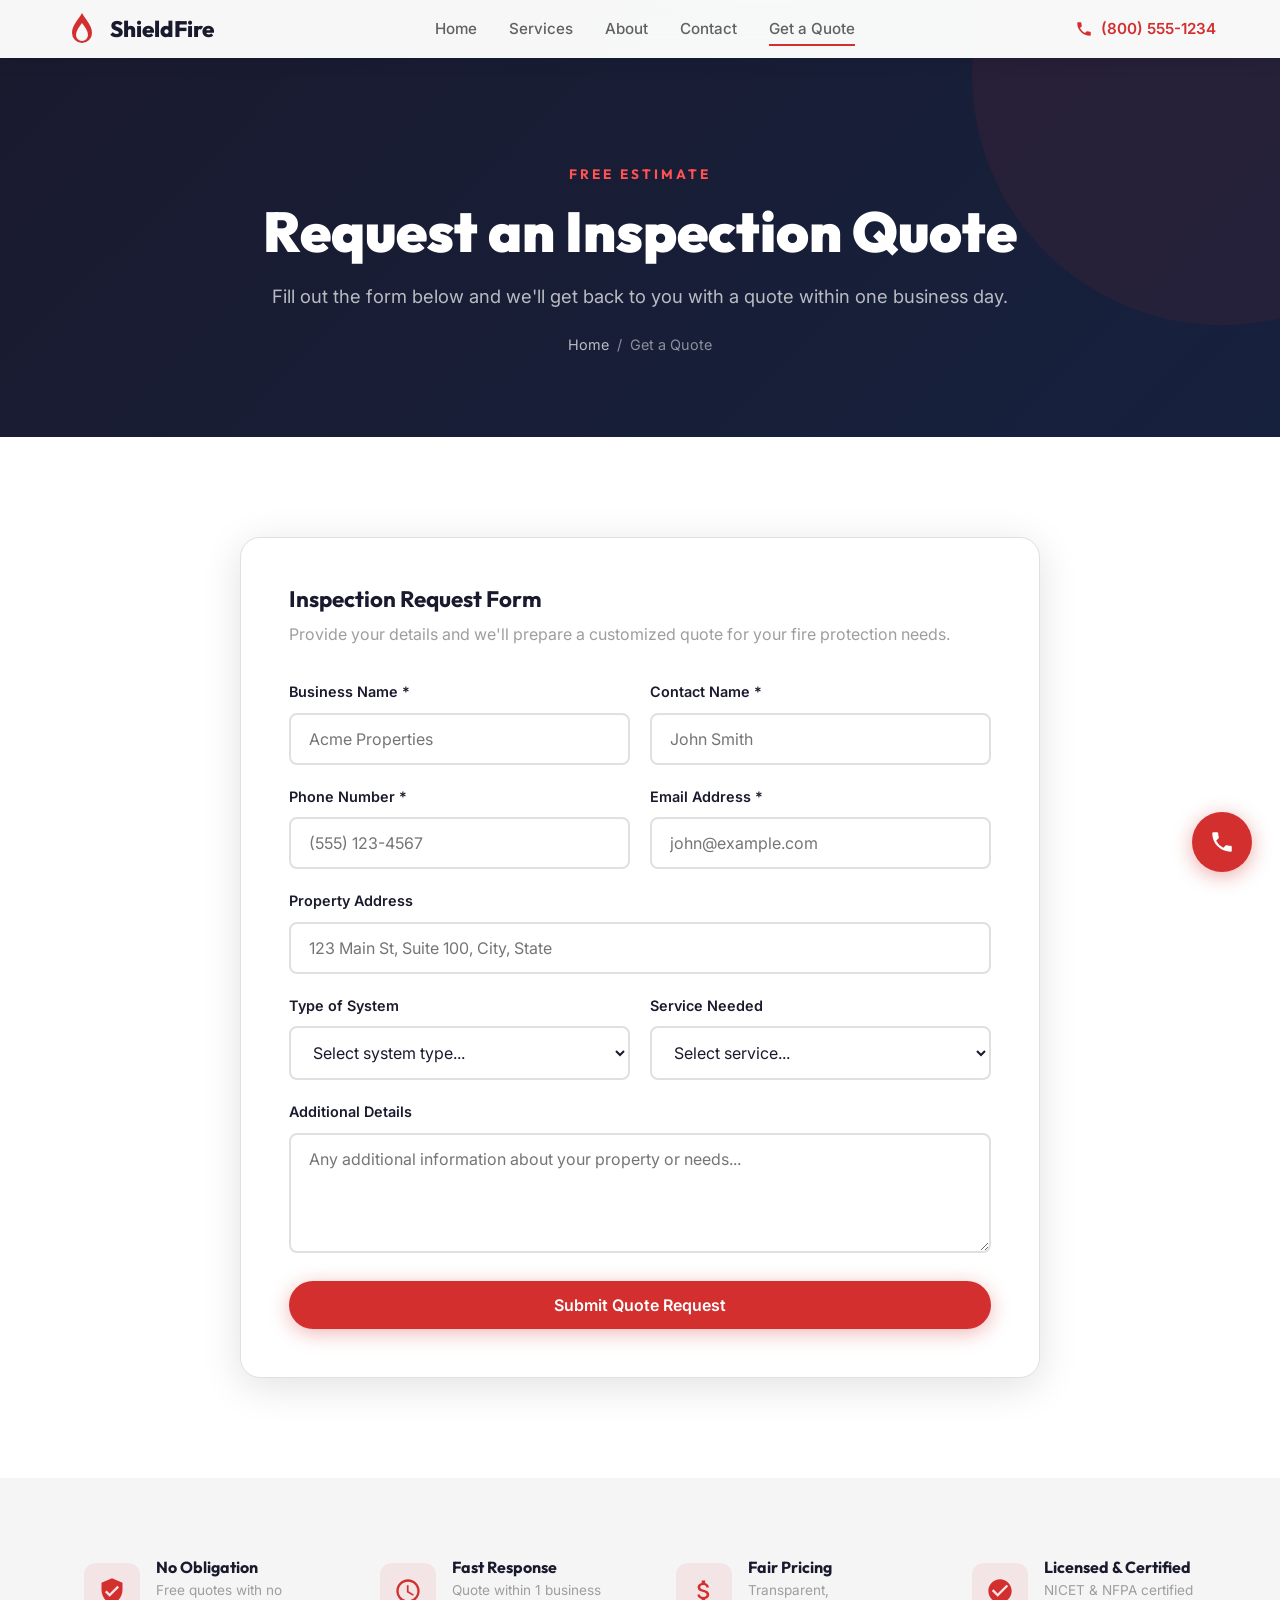
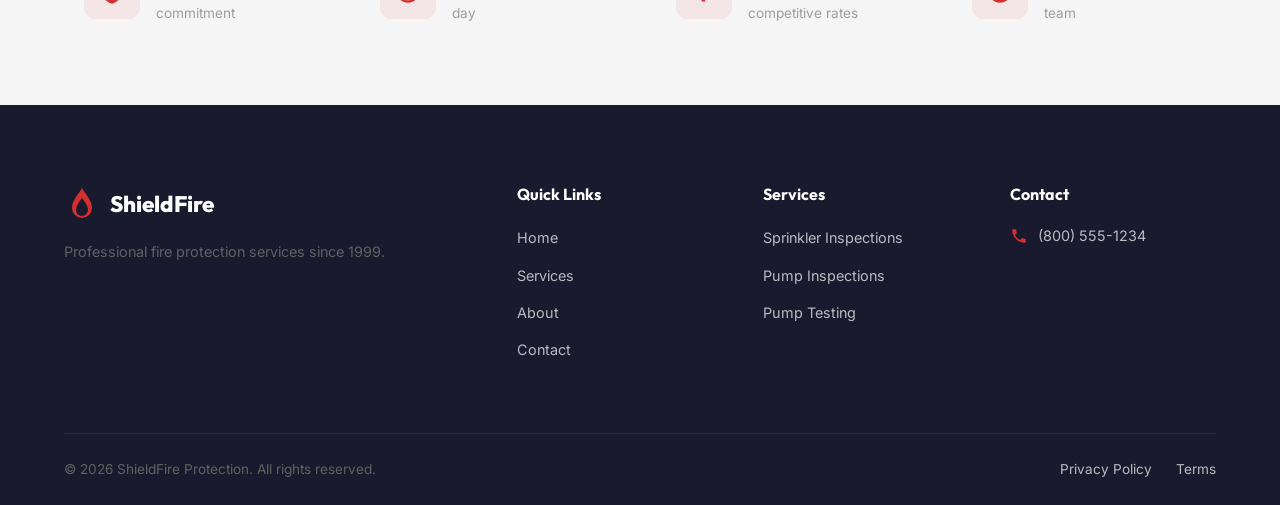
<file: shieldfire/quote.html>
<!DOCTYPE html>
<html lang="en">
<head>
  <meta charset="UTF-8">
  <meta name="viewport" content="width=device-width, initial-scale=1.0">
  <title>Request a Quote | ShieldFire Protection</title>
  <meta name="description" content="Request a free fire sprinkler inspection or fire pump service quote from ShieldFire Protection. Fast scheduling and competitive pricing.">
  <link rel="stylesheet" href="styles.css">
</head>
<body>
<header class="header scrolled" id="header">
  <div class="container">
    <a href="index.html" class="logo" style="color:var(--dark)">
      <svg viewBox="0 0 36 36" class="logo-icon"><path d="M18 2C15 8 8 14 8 22a10 10 0 0020 0c0-8-7-14-10-20zm0 28a6 6 0 01-6-6c0-4 3-8 6-12 3 4 6 8 6 12a6 6 0 01-6 6z"/></svg>
      ShieldFire
    </a>
    <nav class="nav-links" id="navLinks">
      <a href="index.html">Home</a>
      <a href="services.html">Services</a>
      <a href="about.html">About</a>
      <a href="contact.html">Contact</a>
      <a href="quote.html" class="active">Get a Quote</a>
    </nav>
    <div class="header-cta">
      <a href="tel:+18005551234" class="header-phone" style="color:var(--primary)">
        <svg viewBox="0 0 24 24" fill="currentColor"><path d="M6.62 10.79a15.05 15.05 0 006.59 6.59l2.2-2.2a1 1 0 011.01-.24 11.36 11.36 0 003.58.57 1 1 0 011 1V20a1 1 0 01-1 1A17 17 0 013 4a1 1 0 011-1h3.5a1 1 0 011 1 11.36 11.36 0 00.57 3.58 1 1 0 01-.25 1.01l-2.2 2.2z"/></svg>
        (800) 555-1234
      </a>
    </div>
    <button class="hamburger" id="hamburger" aria-label="Toggle menu"><span></span><span></span><span></span></button>
  </div>
</header>

<section class="page-hero">
  <div class="container">
    <span class="section-label" style="color:var(--primary-light);">Free Estimate</span>
    <h1>Request an Inspection Quote</h1>
    <p>Fill out the form below and we'll get back to you with a quote within one business day.</p>
    <div class="breadcrumb"><a href="index.html">Home</a> / <span>Get a Quote</span></div>
  </div>
</section>

<section class="section">
  <div class="container">
    <div class="quote-form-wrapper reveal">
      <h3>Inspection Request Form</h3>
      <p>Provide your details and we'll prepare a customized quote for your fire protection needs.</p>
      <form id="quoteForm" class="form-grid">
        <div class="form-group">
          <label for="quoteBusiness">Business Name *</label>
          <input type="text" id="quoteBusiness" name="business" placeholder="Acme Properties" required>
        </div>
        <div class="form-group">
          <label for="quoteContact">Contact Name *</label>
          <input type="text" id="quoteContact" name="contact" placeholder="John Smith" required>
        </div>
        <div class="form-group">
          <label for="quotePhone">Phone Number *</label>
          <input type="tel" id="quotePhone" name="phone" placeholder="(555) 123-4567" required>
        </div>
        <div class="form-group">
          <label for="quoteEmail">Email Address *</label>
          <input type="email" id="quoteEmail" name="email" placeholder="john@example.com" required>
        </div>
        <div class="form-group full-width">
          <label for="quoteAddress">Property Address</label>
          <input type="text" id="quoteAddress" name="address" placeholder="123 Main St, Suite 100, City, State">
        </div>
        <div class="form-group">
          <label for="quoteSystem">Type of System</label>
          <select id="quoteSystem" name="system">
            <option value="">Select system type...</option>
            <option value="wet-sprinkler">Wet Sprinkler System</option>
            <option value="dry-sprinkler">Dry Sprinkler System</option>
            <option value="fire-pump">Fire Pump</option>
            <option value="standpipe">Standpipe System</option>
            <option value="multiple">Multiple Systems</option>
            <option value="not-sure">Not Sure</option>
          </select>
        </div>
        <div class="form-group">
          <label for="quoteService">Service Needed</label>
          <select id="quoteService" name="service">
            <option value="">Select service...</option>
            <option value="inspection">Sprinkler Inspection</option>
            <option value="pump-inspection">Pump Inspection</option>
            <option value="pump-testing">Pump Testing</option>
            <option value="maintenance">Maintenance</option>
            <option value="emergency">Emergency Service</option>
          </select>
        </div>
        <div class="form-group full-width">
          <label for="quoteMessage">Additional Details</label>
          <textarea id="quoteMessage" name="message" placeholder="Any additional information about your property or needs..."></textarea>
        </div>
        <div class="form-group full-width">
          <button type="submit" class="btn btn-primary" style="width:100%;justify-content:center;">Submit Quote Request</button>
        </div>
      </form>
    </div>
  </div>
</section>

<!-- Trust badges -->
<section class="trust" style="background:var(--gray-100);border:none;">
  <div class="container">
    <div class="trust-grid stagger-children">
      <div class="trust-item reveal">
        <div class="trust-icon"><svg viewBox="0 0 24 24"><path d="M12 1L3 5v6c0 5.55 3.84 10.74 9 12 5.16-1.26 9-6.45 9-12V5l-9-4zm-2 16l-4-4 1.41-1.41L10 14.17l6.59-6.59L18 9l-8 8z"/></svg></div>
        <div class="trust-text"><h4>No Obligation</h4><p>Free quotes with no commitment</p></div>
      </div>
      <div class="trust-item reveal">
        <div class="trust-icon"><svg viewBox="0 0 24 24"><path d="M11.99 2C6.47 2 2 6.48 2 12s4.47 10 9.99 10C17.52 22 22 17.52 22 12S17.52 2 11.99 2zM12 20c-4.42 0-8-3.58-8-8s3.58-8 8-8 8 3.58 8 8-3.58 8-8 8zm.5-13H11v6l5.25 3.15.75-1.23-4.5-2.67V7z"/></svg></div>
        <div class="trust-text"><h4>Fast Response</h4><p>Quote within 1 business day</p></div>
      </div>
      <div class="trust-item reveal">
        <div class="trust-icon"><svg viewBox="0 0 24 24"><path d="M11.8 10.9c-2.27-.59-3-1.2-3-2.15 0-1.09 1.01-1.85 2.7-1.85 1.78 0 2.44.85 2.5 2.1h2.21c-.07-1.72-1.12-3.3-3.21-3.81V3h-3v2.16c-1.94.42-3.5 1.68-3.5 3.61 0 2.31 1.91 3.46 4.7 4.13 2.5.6 3 1.48 3 2.41 0 .69-.49 1.79-2.7 1.79-2.06 0-2.87-.92-2.98-2.1h-2.2c.12 2.19 1.76 3.42 3.68 3.83V21h3v-2.15c1.95-.37 3.5-1.5 3.5-3.55 0-2.84-2.43-3.81-4.7-4.4z"/></svg></div>
        <div class="trust-text"><h4>Fair Pricing</h4><p>Transparent, competitive rates</p></div>
      </div>
      <div class="trust-item reveal">
        <div class="trust-icon"><svg viewBox="0 0 24 24"><path d="M12 2C6.48 2 2 6.48 2 12s4.48 10 10 10 10-4.48 10-10S17.52 2 12 2zm-2 15l-5-5 1.41-1.41L10 14.17l7.59-7.59L19 8l-9 9z"/></svg></div>
        <div class="trust-text"><h4>Licensed & Certified</h4><p>NICET & NFPA certified team</p></div>
      </div>
    </div>
  </div>
</section>

<footer class="footer">
  <div class="container">
    <div class="footer-grid">
      <div class="footer-brand">
        <a href="index.html" class="logo"><svg viewBox="0 0 36 36" class="logo-icon"><path d="M18 2C15 8 8 14 8 22a10 10 0 0020 0c0-8-7-14-10-20zm0 28a6 6 0 01-6-6c0-4 3-8 6-12 3 4 6 8 6 12a6 6 0 01-6 6z"/></svg>ShieldFire</a>
        <p>Professional fire protection services since 1999.</p>
      </div>
      <div class="footer-col"><h4>Quick Links</h4><ul><li><a href="index.html">Home</a></li><li><a href="services.html">Services</a></li><li><a href="about.html">About</a></li><li><a href="contact.html">Contact</a></li></ul></div>
      <div class="footer-col"><h4>Services</h4><ul><li><a href="services.html">Sprinkler Inspections</a></li><li><a href="services.html">Pump Inspections</a></li><li><a href="services.html">Pump Testing</a></li></ul></div>
      <div class="footer-col"><h4>Contact</h4><ul class="footer-contact"><li><svg viewBox="0 0 24 24"><path d="M6.62 10.79a15.05 15.05 0 006.59 6.59l2.2-2.2a1 1 0 011.01-.24 11.36 11.36 0 003.58.57 1 1 0 011 1V20a1 1 0 01-1 1A17 17 0 013 4a1 1 0 011-1h3.5a1 1 0 011 1 11.36 11.36 0 00.57 3.58 1 1 0 01-.25 1.01l-2.2 2.2z"/></svg>(800) 555-1234</li></ul></div>
    </div>
    <div class="footer-bottom">
      <p>&copy; 2026 ShieldFire Protection. All rights reserved.</p>
      <div class="footer-bottom-links"><a href="#">Privacy Policy</a><a href="#">Terms</a></div>
    </div>
  </div>
</footer>

<div class="floating-contact"><a href="tel:+18005551234" class="floating-btn" aria-label="Call us"><svg viewBox="0 0 24 24"><path d="M6.62 10.79a15.05 15.05 0 006.59 6.59l2.2-2.2a1 1 0 011.01-.24 11.36 11.36 0 003.58.57 1 1 0 011 1V20a1 1 0 01-1 1A17 17 0 013 4a1 1 0 011-1h3.5a1 1 0 011 1 11.36 11.36 0 00.57 3.58 1 1 0 01-.25 1.01l-2.2 2.2z"/></svg></a></div>
<script src="script.js"></script>
</body>
</html>
</file>
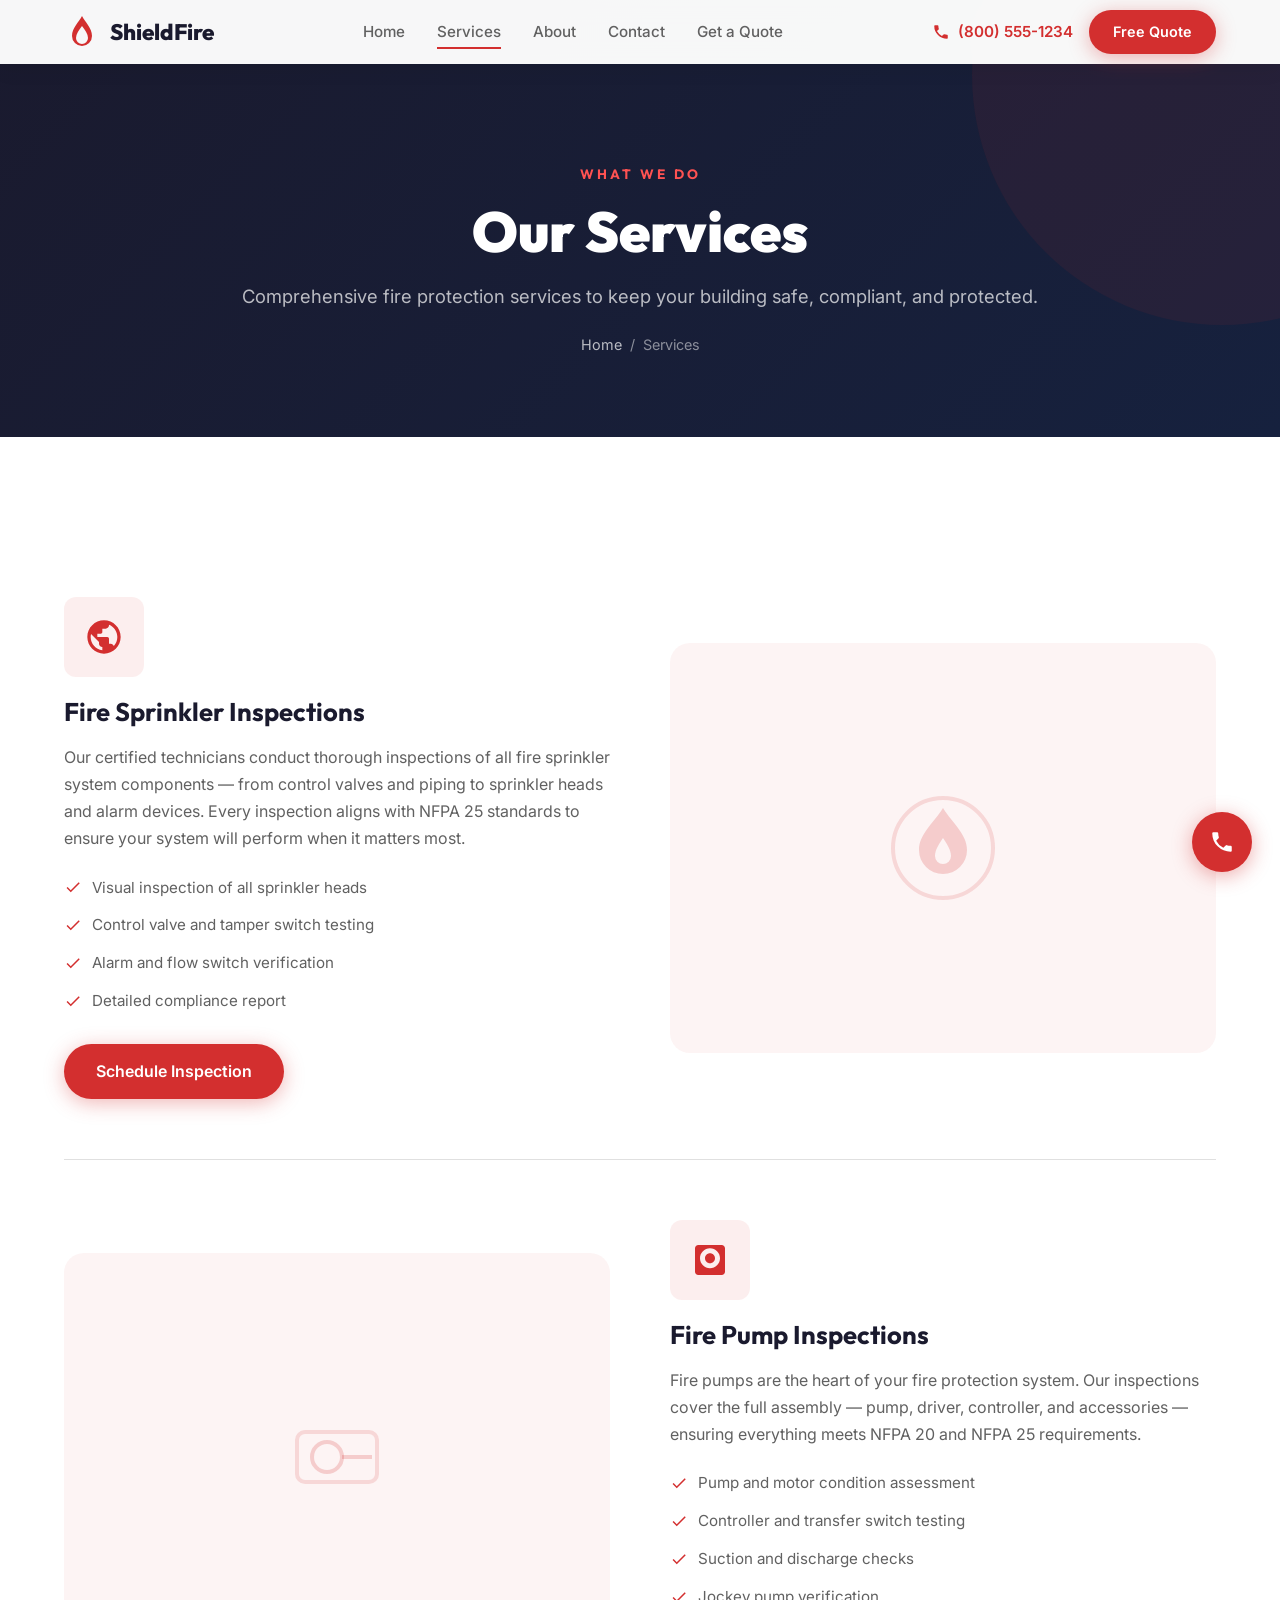
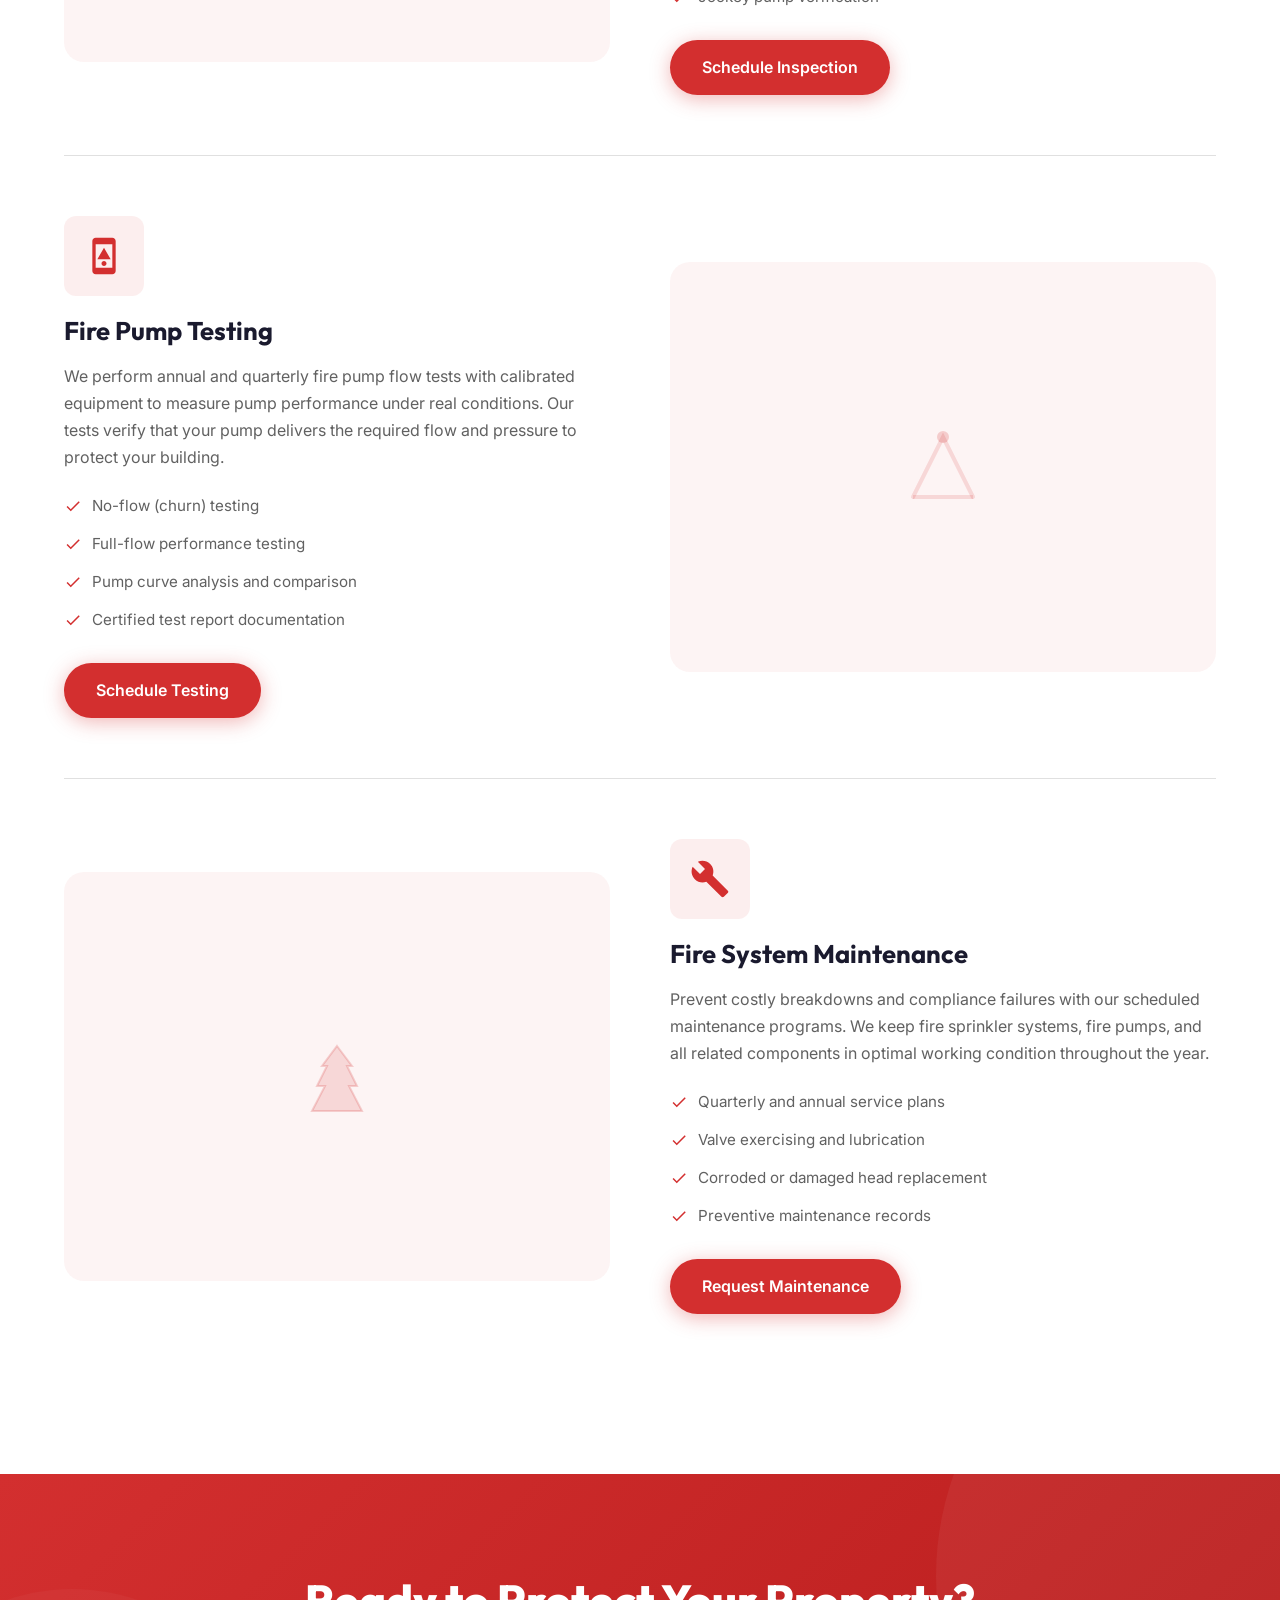
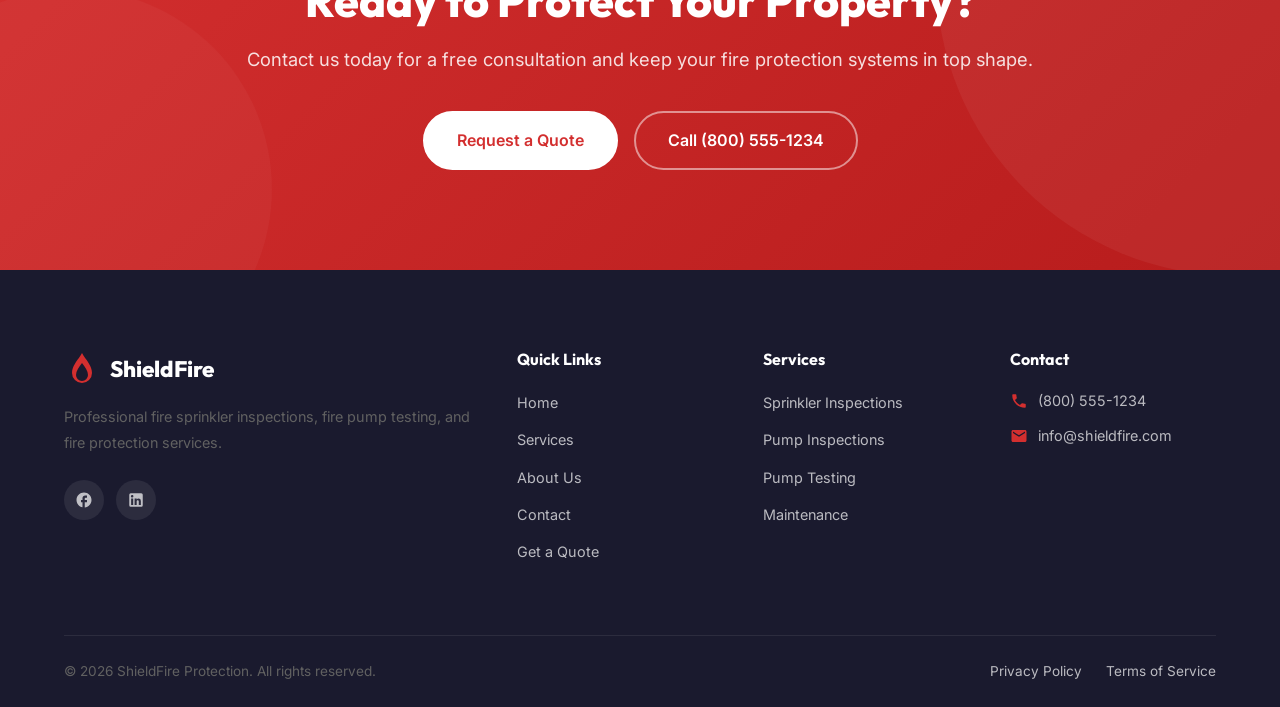
<file: shieldfire/services.html>
<!DOCTYPE html>
<html lang="en">
<head>
  <meta charset="UTF-8">
  <meta name="viewport" content="width=device-width, initial-scale=1.0">
  <title>Our Services | ShieldFire Protection – Fire Sprinkler & Pump Services</title>
  <meta name="description" content="Explore ShieldFire Protection's full range of services including fire sprinkler inspections, fire pump inspections, pump testing, system maintenance, and 24/7 emergency service.">
  <link rel="stylesheet" href="styles.css">
</head>
<body>

<!-- HEADER -->
<header class="header scrolled" id="header">
  <div class="container">
    <a href="index.html" class="logo" style="color:var(--dark)">
      <svg viewBox="0 0 36 36" class="logo-icon"><path d="M18 2C15 8 8 14 8 22a10 10 0 0020 0c0-8-7-14-10-20zm0 28a6 6 0 01-6-6c0-4 3-8 6-12 3 4 6 8 6 12a6 6 0 01-6 6z"/></svg>
      ShieldFire
    </a>
    <nav class="nav-links" id="navLinks">
      <a href="index.html">Home</a>
      <a href="services.html" class="active">Services</a>
      <a href="about.html">About</a>
      <a href="contact.html">Contact</a>
      <a href="quote.html">Get a Quote</a>
    </nav>
    <div class="header-cta">
      <a href="tel:+18005551234" class="header-phone" style="color:var(--primary)">
        <svg viewBox="0 0 24 24" fill="currentColor"><path d="M6.62 10.79a15.05 15.05 0 006.59 6.59l2.2-2.2a1 1 0 011.01-.24 11.36 11.36 0 003.58.57 1 1 0 011 1V20a1 1 0 01-1 1A17 17 0 013 4a1 1 0 011-1h3.5a1 1 0 011 1 11.36 11.36 0 00.57 3.58 1 1 0 01-.25 1.01l-2.2 2.2z"/></svg>
        (800) 555-1234
      </a>
      <a href="quote.html" class="btn btn-primary btn-sm">Free Quote</a>
    </div>
    <button class="hamburger" id="hamburger" aria-label="Toggle menu">
      <span></span><span></span><span></span>
    </button>
  </div>
</header>

<!-- PAGE HERO -->
<section class="page-hero">
  <div class="container">
    <span class="section-label" style="color:var(--primary-light);">What We Do</span>
    <h1>Our Services</h1>
    <p>Comprehensive fire protection services to keep your building safe, compliant, and protected.</p>
    <div class="breadcrumb">
      <a href="index.html">Home</a> / <span>Services</span>
    </div>
  </div>
</section>

<!-- SERVICES DETAIL -->
<section class="section">
  <div class="container">

    <!-- Service 1: Sprinkler Inspections -->
    <div class="service-detail">
      <div class="service-detail-content reveal-left">
        <div class="service-detail-icon">
          <svg viewBox="0 0 24 24"><path d="M12 2C6.48 2 2 6.48 2 12s4.48 10 10 10 10-4.48 10-10S17.52 2 12 2zm-1 17.93c-3.95-.49-7-3.85-7-7.93 0-.62.08-1.21.21-1.79L9 15v1c0 1.1.9 2 2 2v1.93zm6.9-2.54c-.26-.81-1-1.39-1.9-1.39h-1v-3c0-.55-.45-1-1-1H8v-2h2c.55 0 1-.45 1-1V7h2c1.1 0 2-.9 2-2v-.41c2.93 1.19 5 4.06 5 7.41 0 2.08-.8 3.97-2.1 5.39z"/></svg>
        </div>
        <h3>Fire Sprinkler Inspections</h3>
        <p>Our certified technicians conduct thorough inspections of all fire sprinkler system components — from control valves and piping to sprinkler heads and alarm devices. Every inspection aligns with NFPA 25 standards to ensure your system will perform when it matters most.</p>
        <ul>
          <li><svg viewBox="0 0 24 24"><path d="M9 16.17L4.83 12l-1.42 1.41L9 19 21 7l-1.41-1.41L9 16.17z"/></svg> Visual inspection of all sprinkler heads</li>
          <li><svg viewBox="0 0 24 24"><path d="M9 16.17L4.83 12l-1.42 1.41L9 19 21 7l-1.41-1.41L9 16.17z"/></svg> Control valve and tamper switch testing</li>
          <li><svg viewBox="0 0 24 24"><path d="M9 16.17L4.83 12l-1.42 1.41L9 19 21 7l-1.41-1.41L9 16.17z"/></svg> Alarm and flow switch verification</li>
          <li><svg viewBox="0 0 24 24"><path d="M9 16.17L4.83 12l-1.42 1.41L9 19 21 7l-1.41-1.41L9 16.17z"/></svg> Detailed compliance report</li>
        </ul>
        <a href="quote.html" class="btn btn-primary">Schedule Inspection</a>
      </div>
      <div class="service-detail-image reveal-right">
        <svg viewBox="0 0 120 120"><circle cx="60" cy="60" r="50" fill="none" stroke="rgba(211,47,47,.15)" stroke-width="4"/><path d="M60 20C50 36 36 46 36 62a24 24 0 0048 0c0-16-14-26-24-42zm0 56a8 8 0 01-8-8c0-6 4-12 8-18 4 6 8 12 8 18a8 8 0 01-8 8z" fill="rgba(211,47,47,.2)"/></svg>
      </div>
    </div>

    <!-- Service 2: Fire Pump Inspections -->
    <div class="service-detail">
      <div class="service-detail-content reveal-right">
        <div class="service-detail-icon">
          <svg viewBox="0 0 24 24"><path d="M19 3H5c-1.1 0-2 .9-2 2v14c0 1.1.9 2 2 2h14c1.1 0 2-.9 2-2V5c0-1.1-.9-2-2-2zm-7 14c-3.31 0-6-2.69-6-6s2.69-6 6-6 6 2.69 6 6-2.69 6-6 6zm3-6c0 1.66-1.34 3-3 3s-3-1.34-3-3 1.34-3 3-3 3 1.34 3 3z"/></svg>
        </div>
        <h3>Fire Pump Inspections</h3>
        <p>Fire pumps are the heart of your fire protection system. Our inspections cover the full assembly — pump, driver, controller, and accessories — ensuring everything meets NFPA 20 and NFPA 25 requirements.</p>
        <ul>
          <li><svg viewBox="0 0 24 24"><path d="M9 16.17L4.83 12l-1.42 1.41L9 19 21 7l-1.41-1.41L9 16.17z"/></svg> Pump and motor condition assessment</li>
          <li><svg viewBox="0 0 24 24"><path d="M9 16.17L4.83 12l-1.42 1.41L9 19 21 7l-1.41-1.41L9 16.17z"/></svg> Controller and transfer switch testing</li>
          <li><svg viewBox="0 0 24 24"><path d="M9 16.17L4.83 12l-1.42 1.41L9 19 21 7l-1.41-1.41L9 16.17z"/></svg> Suction and discharge checks</li>
          <li><svg viewBox="0 0 24 24"><path d="M9 16.17L4.83 12l-1.42 1.41L9 19 21 7l-1.41-1.41L9 16.17z"/></svg> Jockey pump verification</li>
        </ul>
        <a href="quote.html" class="btn btn-primary">Schedule Inspection</a>
      </div>
      <div class="service-detail-image reveal-left">
        <svg viewBox="0 0 120 120"><rect x="20" y="35" width="80" height="50" rx="8" fill="none" stroke="rgba(211,47,47,.15)" stroke-width="4"/><circle cx="50" cy="60" r="15" fill="none" stroke="rgba(211,47,47,.2)" stroke-width="4"/><line x1="65" y1="60" x2="95" y2="60" stroke="rgba(211,47,47,.2)" stroke-width="4"/></svg>
      </div>
    </div>

    <!-- Service 3: Fire Pump Testing -->
    <div class="service-detail">
      <div class="service-detail-content reveal-left">
        <div class="service-detail-icon">
          <svg viewBox="0 0 24 24"><path d="M17 1H7c-1.1 0-2 .9-2 2v18c0 1.1.9 2 2 2h10c1.1 0 2-.9 2-2V3c0-1.1-.9-2-2-2zm0 18H7V5h10v14zm-5-1c.83 0 1.5-.67 1.5-1.5S12.83 15 12 15s-1.5.67-1.5 1.5S11.17 18 12 18zM12 7l-4 7h8l-4-7z"/></svg>
        </div>
        <h3>Fire Pump Testing</h3>
        <p>We perform annual and quarterly fire pump flow tests with calibrated equipment to measure pump performance under real conditions. Our tests verify that your pump delivers the required flow and pressure to protect your building.</p>
        <ul>
          <li><svg viewBox="0 0 24 24"><path d="M9 16.17L4.83 12l-1.42 1.41L9 19 21 7l-1.41-1.41L9 16.17z"/></svg> No-flow (churn) testing</li>
          <li><svg viewBox="0 0 24 24"><path d="M9 16.17L4.83 12l-1.42 1.41L9 19 21 7l-1.41-1.41L9 16.17z"/></svg> Full-flow performance testing</li>
          <li><svg viewBox="0 0 24 24"><path d="M9 16.17L4.83 12l-1.42 1.41L9 19 21 7l-1.41-1.41L9 16.17z"/></svg> Pump curve analysis and comparison</li>
          <li><svg viewBox="0 0 24 24"><path d="M9 16.17L4.83 12l-1.42 1.41L9 19 21 7l-1.41-1.41L9 16.17z"/></svg> Certified test report documentation</li>
        </ul>
        <a href="quote.html" class="btn btn-primary">Schedule Testing</a>
      </div>
      <div class="service-detail-image reveal-right">
        <svg viewBox="0 0 120 120"><path d="M30 90 L60 30 L90 90" fill="none" stroke="rgba(211,47,47,.15)" stroke-width="4" stroke-linecap="round"/><circle cx="60" cy="30" r="6" fill="rgba(211,47,47,.2)"/><line x1="30" y1="90" x2="90" y2="90" stroke="rgba(211,47,47,.15)" stroke-width="4"/></svg>
      </div>
    </div>

    <!-- Service 4: Fire System Maintenance -->
    <div class="service-detail">
      <div class="service-detail-content reveal-right">
        <div class="service-detail-icon">
          <svg viewBox="0 0 24 24"><path d="M22.7 19l-9.1-9.1c.9-2.3.4-5-1.5-6.9-2-2-5-2.4-7.4-1.3L9 6 6 9 1.6 4.7C.4 7.1.9 10.1 2.9 12.1c1.9 1.9 4.6 2.4 6.9 1.5l9.1 9.1c.4.4 1 .4 1.4 0l2.3-2.3c.5-.4.5-1.1.1-1.4z"/></svg>
        </div>
        <h3>Fire System Maintenance</h3>
        <p>Prevent costly breakdowns and compliance failures with our scheduled maintenance programs. We keep fire sprinkler systems, fire pumps, and all related components in optimal working condition throughout the year.</p>
        <ul>
          <li><svg viewBox="0 0 24 24"><path d="M9 16.17L4.83 12l-1.42 1.41L9 19 21 7l-1.41-1.41L9 16.17z"/></svg> Quarterly and annual service plans</li>
          <li><svg viewBox="0 0 24 24"><path d="M9 16.17L4.83 12l-1.42 1.41L9 19 21 7l-1.41-1.41L9 16.17z"/></svg> Valve exercising and lubrication</li>
          <li><svg viewBox="0 0 24 24"><path d="M9 16.17L4.83 12l-1.42 1.41L9 19 21 7l-1.41-1.41L9 16.17z"/></svg> Corroded or damaged head replacement</li>
          <li><svg viewBox="0 0 24 24"><path d="M9 16.17L4.83 12l-1.42 1.41L9 19 21 7l-1.41-1.41L9 16.17z"/></svg> Preventive maintenance records</li>
        </ul>
        <a href="quote.html" class="btn btn-primary">Request Maintenance</a>
      </div>
      <div class="service-detail-image reveal-left">
        <svg viewBox="0 0 120 120"><path d="M60 30 L75 50 L70 50 L80 70 L72 70 L85 95 L35 95 L48 70 L40 70 L50 50 L45 50 Z" fill="rgba(211,47,47,.15)" stroke="rgba(211,47,47,.2)" stroke-width="2"/></svg>
      </div>
    </div>

  </div>
</section>

<!-- CTA -->
<section class="cta-banner">
  <div class="container">
    <h2 class="reveal">Ready to Protect Your Property?</h2>
    <p class="reveal">Contact us today for a free consultation and keep your fire protection systems in top shape.</p>
    <div class="cta-buttons reveal">
      <a href="quote.html" class="btn btn-outline-white" style="background:var(--white);color:var(--primary);border-color:var(--white);">Request a Quote</a>
      <a href="tel:+18005551234" class="btn btn-outline-white">Call (800) 555-1234</a>
    </div>
  </div>
</section>

<!-- FOOTER -->
<footer class="footer">
  <div class="container">
    <div class="footer-grid">
      <div class="footer-brand">
        <a href="index.html" class="logo">
          <svg viewBox="0 0 36 36" class="logo-icon"><path d="M18 2C15 8 8 14 8 22a10 10 0 0020 0c0-8-7-14-10-20zm0 28a6 6 0 01-6-6c0-4 3-8 6-12 3 4 6 8 6 12a6 6 0 01-6 6z"/></svg>
          ShieldFire
        </a>
        <p>Professional fire sprinkler inspections, fire pump testing, and fire protection services.</p>
        <div class="social-links">
          <a href="#" aria-label="Facebook"><svg viewBox="0 0 24 24"><path d="M22 12c0-5.52-4.48-10-10-10S2 6.48 2 12c0 4.84 3.44 8.87 8 9.8V15H8v-3h2V9.5C10 7.57 11.57 6 13.5 6H16v3h-2c-.55 0-1 .45-1 1v2h3v3h-3v6.95c5.05-.5 9-4.76 9-9.95z"/></svg></a>
          <a href="#" aria-label="LinkedIn"><svg viewBox="0 0 24 24"><path d="M19 3a2 2 0 012 2v14a2 2 0 01-2 2H5a2 2 0 01-2-2V5a2 2 0 012-2h14m-.5 15.5v-5.3a3.26 3.26 0 00-3.26-3.26c-.85 0-1.84.52-2.32 1.3v-1.11h-2.79v8.37h2.79v-4.93c0-.77.62-1.4 1.39-1.4a1.4 1.4 0 011.4 1.4v4.93h2.79M6.88 8.56a1.68 1.68 0 001.68-1.68c0-.93-.75-1.69-1.68-1.69a1.69 1.69 0 00-1.69 1.69c0 .93.76 1.68 1.69 1.68m1.39 9.94v-8.37H5.5v8.37h2.77z"/></svg></a>
        </div>
      </div>
      <div class="footer-col">
        <h4>Quick Links</h4>
        <ul>
          <li><a href="index.html">Home</a></li>
          <li><a href="services.html">Services</a></li>
          <li><a href="about.html">About Us</a></li>
          <li><a href="contact.html">Contact</a></li>
          <li><a href="quote.html">Get a Quote</a></li>
        </ul>
      </div>
      <div class="footer-col">
        <h4>Services</h4>
        <ul>
          <li><a href="services.html">Sprinkler Inspections</a></li>
          <li><a href="services.html">Pump Inspections</a></li>
          <li><a href="services.html">Pump Testing</a></li>
          <li><a href="services.html">Maintenance</a></li>
        </ul>
      </div>
      <div class="footer-col">
        <h4>Contact</h4>
        <ul class="footer-contact">
          <li><svg viewBox="0 0 24 24"><path d="M6.62 10.79a15.05 15.05 0 006.59 6.59l2.2-2.2a1 1 0 011.01-.24 11.36 11.36 0 003.58.57 1 1 0 011 1V20a1 1 0 01-1 1A17 17 0 013 4a1 1 0 011-1h3.5a1 1 0 011 1 11.36 11.36 0 00.57 3.58 1 1 0 01-.25 1.01l-2.2 2.2z"/></svg>(800) 555-1234</li>
          <li><svg viewBox="0 0 24 24"><path d="M20 4H4c-1.1 0-1.99.9-1.99 2L2 18c0 1.1.9 2 2 2h16c1.1 0 2-.9 2-2V6c0-1.1-.9-2-2-2zm0 4l-8 5-8-5V6l8 5 8-5v2z"/></svg>info@shieldfire.com</li>
        </ul>
      </div>
    </div>
    <div class="footer-bottom">
      <p>&copy; 2026 ShieldFire Protection. All rights reserved.</p>
      <div class="footer-bottom-links">
        <a href="#">Privacy Policy</a>
        <a href="#">Terms of Service</a>
      </div>
    </div>
  </div>
</footer>

<div class="floating-contact">
  <a href="tel:+18005551234" class="floating-btn" aria-label="Call us">
    <svg viewBox="0 0 24 24"><path d="M6.62 10.79a15.05 15.05 0 006.59 6.59l2.2-2.2a1 1 0 011.01-.24 11.36 11.36 0 003.58.57 1 1 0 011 1V20a1 1 0 01-1 1A17 17 0 013 4a1 1 0 011-1h3.5a1 1 0 011 1 11.36 11.36 0 00.57 3.58 1 1 0 01-.25 1.01l-2.2 2.2z"/></svg>
  </a>
</div>

<script src="script.js"></script>
</body>
</html>
</file>
<file: shieldfire/styles.css>
/* =============================================
   FIRE PROTECTION SERVICES – DESIGN SYSTEM
   ============================================= */

/* ---------- Google Fonts ---------- */
@import url('https://fonts.googleapis.com/css2?family=Inter:wght@400;500;600&family=Outfit:wght@500;600;700;800;900&display=swap');

/* ---------- CSS Custom Properties ---------- */
:root {
  --primary: #D32F2F;
  --primary-dark: #B71C1C;
  --primary-light: #FF5252;
  --accent: #FF1744;
  --dark: #1a1a2e;
  --dark-alt: #16213e;
  --gray-900: #212121;
  --gray-700: #616161;
  --gray-500: #9e9e9e;
  --gray-300: #e0e0e0;
  --gray-100: #f5f5f5;
  --white: #ffffff;
  --shadow-sm: 0 2px 8px rgba(0,0,0,.06);
  --shadow-md: 0 4px 20px rgba(0,0,0,.08);
  --shadow-lg: 0 8px 40px rgba(0,0,0,.12);
  --shadow-xl: 0 16px 48px rgba(0,0,0,.16);
  --radius-sm: 8px;
  --radius-md: 12px;
  --radius-lg: 20px;
  --radius-full: 50px;
  --transition: .3s cubic-bezier(.4,0,.2,1);
  --transition-slow: .6s cubic-bezier(.4,0,.2,1);
  --font-heading: 'Outfit', sans-serif;
  --font-body: 'Inter', sans-serif;
  --max-width: 1200px;
}

/* ---------- Reset & Base ---------- */
*, *::before, *::after { margin: 0; padding: 0; box-sizing: border-box; }
html { scroll-behavior: smooth; }
body {
  font-family: var(--font-body);
  font-size: 16px;
  line-height: 1.7;
  color: var(--gray-900);
  background: var(--white);
  overflow-x: hidden;
}
img { max-width: 100%; height: auto; display: block; }
a { text-decoration: none; color: inherit; transition: var(--transition); }
ul { list-style: none; }
button { cursor: pointer; border: none; outline: none; font-family: var(--font-body); }

/* ---------- Typography ---------- */
h1, h2, h3, h4, h5 { font-family: var(--font-heading); line-height: 1.2; color: var(--dark); }
h1 { font-size: clamp(2.2rem, 5vw, 3.5rem); font-weight: 900; }
h2 { font-size: clamp(1.8rem, 4vw, 2.8rem); font-weight: 800; }
h3 { font-size: clamp(1.2rem, 2.5vw, 1.5rem); font-weight: 700; }
p { color: var(--gray-700); }
.section-label {
  display: inline-block;
  font-family: var(--font-heading);
  font-size: .85rem;
  font-weight: 700;
  letter-spacing: 3px;
  text-transform: uppercase;
  color: var(--primary);
  margin-bottom: 12px;
}
.section-title { margin-bottom: 16px; }
.section-subtitle {
  font-size: 1.1rem;
  color: var(--gray-700);
  max-width: 640px;
}

/* ---------- Utility ---------- */
.container { width: 90%; max-width: var(--max-width); margin: 0 auto; }
.text-center { text-align: center; }
.mx-auto { margin-left: auto; margin-right: auto; }

/* ---------- Buttons ---------- */
.btn {
  display: inline-flex;
  align-items: center;
  gap: 8px;
  padding: 14px 32px;
  font-size: 1rem;
  font-weight: 600;
  border-radius: var(--radius-full);
  transition: var(--transition);
  position: relative;
  overflow: hidden;
}
.btn::after {
  content: '';
  position: absolute;
  inset: 0;
  background: rgba(255,255,255,.15);
  transform: translateX(-100%);
  transition: var(--transition);
}
.btn:hover::after { transform: translateX(0); }

.btn-primary {
  background: var(--primary);
  color: var(--white);
  box-shadow: 0 4px 20px rgba(211,47,47,.35);
}
.btn-primary:hover {
  background: var(--primary-dark);
  transform: translateY(-2px);
  box-shadow: 0 8px 30px rgba(211,47,47,.45);
}

.btn-secondary {
  background: var(--white);
  color: var(--dark);
  border: 2px solid var(--gray-300);
}
.btn-secondary:hover {
  border-color: var(--primary);
  color: var(--primary);
  transform: translateY(-2px);
}

.btn-outline-white {
  background: transparent;
  color: var(--white);
  border: 2px solid rgba(255,255,255,.5);
}
.btn-outline-white:hover {
  background: var(--white);
  color: var(--primary);
  transform: translateY(-2px);
}

.btn-sm { padding: 10px 24px; font-size: .9rem; }

/* ---------- HEADER / NAV ---------- */
.header {
  position: fixed;
  top: 0;
  left: 0;
  width: 100%;
  z-index: 1000;
  padding: 16px 0;
  transition: var(--transition);
}
.header.scrolled {
  background: rgba(255,255,255,.97);
  backdrop-filter: blur(12px);
  box-shadow: var(--shadow-md);
  padding: 10px 0;
}
.header .container {
  display: flex;
  align-items: center;
  justify-content: space-between;
}
.logo {
  display: flex;
  align-items: center;
  gap: 10px;
  font-family: var(--font-heading);
  font-weight: 800;
  font-size: 1.4rem;
  color: var(--white);
  transition: var(--transition);
}
.header.scrolled .logo { color: var(--dark); }
.logo svg { width: 36px; height: 36px; }
.logo-icon { fill: var(--primary); }

.nav-links {
  display: flex;
  align-items: center;
  gap: 32px;
}
.nav-links a {
  font-weight: 500;
  font-size: .95rem;
  color: rgba(255,255,255,.85);
  position: relative;
}
.nav-links a::after {
  content: '';
  position: absolute;
  bottom: -4px;
  left: 0;
  width: 0;
  height: 2px;
  background: var(--primary);
  transition: var(--transition);
}
.nav-links a:hover::after,
.nav-links a.active::after { width: 100%; }
.nav-links a:hover { color: var(--white); }
.header.scrolled .nav-links a { color: var(--gray-700); }
.header.scrolled .nav-links a:hover { color: var(--dark); }

.header-cta {
  display: flex;
  align-items: center;
  gap: 16px;
}
.header-phone {
  display: flex;
  align-items: center;
  gap: 8px;
  font-weight: 600;
  color: var(--white);
  font-size: .95rem;
}
.header.scrolled .header-phone { color: var(--primary); }
.header-phone svg { width: 18px; height: 18px; }

/* Hamburger */
.hamburger {
  display: none;
  flex-direction: column;
  gap: 5px;
  background: none;
  padding: 4px;
}
.hamburger span {
  display: block;
  width: 26px;
  height: 3px;
  background: var(--white);
  border-radius: 2px;
  transition: var(--transition);
}
.header.scrolled .hamburger span { background: var(--dark); }

/* ---------- HERO ---------- */
.hero {
  position: relative;
  min-height: 100vh;
  display: flex;
  align-items: center;
  background: var(--dark);
  overflow: hidden;
}
.hero-bg {
  position: absolute;
  inset: 0;
  background: url('images/hero_bg.png') center/cover no-repeat;
}
.hero-bg::after {
  content: '';
  position: absolute;
  inset: 0;
  background: linear-gradient(135deg, rgba(26,26,46,.88) 0%, rgba(26,26,46,.6) 50%, rgba(211,47,47,.25) 100%);
}
.hero .container {
  position: relative;
  z-index: 2;
  padding: 140px 0 100px;
}
.hero-content { max-width: 700px; }
.hero-badge {
  display: inline-flex;
  align-items: center;
  gap: 8px;
  background: rgba(211,47,47,.15);
  border: 1px solid rgba(211,47,47,.3);
  padding: 8px 20px;
  border-radius: var(--radius-full);
  color: var(--primary-light);
  font-size: .85rem;
  font-weight: 600;
  margin-bottom: 24px;
}
.hero-badge svg { width: 16px; height: 16px; }
.hero h1 {
  color: var(--white);
  margin-bottom: 20px;
  font-size: clamp(2.4rem, 5.5vw, 3.8rem);
}
.hero h1 span { color: var(--primary-light); }
.hero p {
  color: rgba(255,255,255,.8);
  font-size: 1.15rem;
  margin-bottom: 36px;
  max-width: 560px;
}
.hero-buttons { display: flex; gap: 16px; flex-wrap: wrap; }

/* Floating stats on hero */
.hero-stats {
  display: flex;
  gap: 48px;
  margin-top: 60px;
  padding-top: 40px;
  border-top: 1px solid rgba(255,255,255,.12);
}
.hero-stat h3 {
  color: var(--white);
  font-size: 2rem;
  margin-bottom: 4px;
}
.hero-stat p {
  color: rgba(255,255,255,.6);
  font-size: .85rem;
}

/* ---------- TRUST BADGES ---------- */
.trust {
  padding: 60px 0;
  background: var(--white);
  border-bottom: 1px solid var(--gray-300);
}
.trust-grid {
  display: grid;
  grid-template-columns: repeat(4, 1fr);
  gap: 32px;
}
.trust-item {
  display: flex;
  align-items: center;
  gap: 16px;
  padding: 20px;
  border-radius: var(--radius-md);
  transition: var(--transition);
}
.trust-item:hover {
  background: var(--gray-100);
  transform: translateY(-2px);
}
.trust-icon {
  width: 56px;
  height: 56px;
  min-width: 56px;
  display: flex;
  align-items: center;
  justify-content: center;
  background: rgba(211,47,47,.08);
  border-radius: var(--radius-md);
}
.trust-icon svg { width: 28px; height: 28px; fill: var(--primary); }
.trust-text h4 {
  font-size: 1rem;
  font-weight: 700;
  margin-bottom: 2px;
}
.trust-text p { font-size: .85rem; color: var(--gray-500); }

/* ---------- SECTIONS GENERAL ---------- */
.section {
  padding: 100px 0;
}
.section-alt {
  background: var(--gray-100);
}
.section-dark {
  background: var(--dark);
}
.section-header {
  margin-bottom: 56px;
}

/* ---------- SERVICES ---------- */
.services-grid {
  display: grid;
  grid-template-columns: repeat(auto-fit, minmax(260px, 1fr));
  gap: 24px;
}
.service-card {
  background: var(--white);
  border-radius: var(--radius-md);
  padding: 36px 28px;
  border: 1px solid var(--gray-300);
  transition: var(--transition);
  position: relative;
  overflow: hidden;
}
.service-card::before {
  content: '';
  position: absolute;
  top: 0; left: 0;
  width: 100%;
  height: 4px;
  background: var(--primary);
  transform: scaleX(0);
  transform-origin: left;
  transition: var(--transition);
}
.service-card:hover::before { transform: scaleX(1); }
.service-card:hover {
  transform: translateY(-6px);
  box-shadow: var(--shadow-lg);
  border-color: transparent;
}
.service-icon {
  width: 64px;
  height: 64px;
  display: flex;
  align-items: center;
  justify-content: center;
  background: rgba(211,47,47,.08);
  border-radius: var(--radius-md);
  margin-bottom: 20px;
  transition: var(--transition);
}
.service-card:hover .service-icon { background: var(--primary); }
.service-icon svg { width: 32px; height: 32px; fill: var(--primary); transition: var(--transition); }
.service-card:hover .service-icon svg { fill: var(--white); }
.service-card h3 { margin-bottom: 10px; }
.service-card p { font-size: .95rem; margin-bottom: 20px; }
.service-link {
  display: inline-flex;
  align-items: center;
  gap: 6px;
  color: var(--primary);
  font-weight: 600;
  font-size: .9rem;
}
.service-link:hover { gap: 10px; }
.service-link svg { width: 16px; height: 16px; fill: var(--primary); }

/* ---------- ABOUT PREVIEW ---------- */
.about-grid {
  display: grid;
  grid-template-columns: 1fr 1fr;
  gap: 60px;
  align-items: center;
}
.about-image {
  position: relative;
  border-radius: var(--radius-lg);
  overflow: hidden;
}
.about-image img { border-radius: var(--radius-lg); }
.about-image-badge {
  position: absolute;
  bottom: 24px;
  left: 24px;
  background: var(--primary);
  color: var(--white);
  padding: 16px 24px;
  border-radius: var(--radius-md);
  display: flex;
  align-items: center;
  gap: 12px;
}
.about-image-badge .badge-number {
  font-family: var(--font-heading);
  font-size: 2rem;
  font-weight: 900;
}
.about-image-badge .badge-text {
  font-size: .8rem;
  line-height: 1.3;
  color: rgba(255,255,255,.85);
}
.about-content .section-label { margin-bottom: 8px; }
.about-content h2 { margin-bottom: 20px; }
.about-content p { margin-bottom: 16px; }
.about-features {
  display: grid;
  grid-template-columns: 1fr 1fr;
  gap: 16px;
  margin-top: 28px;
}
.about-feature {
  display: flex;
  align-items: center;
  gap: 10px;
  font-weight: 500;
  font-size: .95rem;
  color: var(--dark);
}
.about-feature svg { width: 20px; height: 20px; fill: var(--primary); min-width: 20px; }

/* ---------- WHY CHOOSE US ---------- */
.why-grid {
  display: grid;
  grid-template-columns: repeat(3, 1fr);
  gap: 24px;
}
.why-card {
  padding: 36px 28px;
  border-radius: var(--radius-md);
  background: var(--white);
  border: 1px solid var(--gray-300);
  transition: var(--transition);
  text-align: center;
}
.why-card:hover {
  transform: translateY(-4px);
  box-shadow: var(--shadow-lg);
  border-color: transparent;
}
.why-icon {
  width: 72px;
  height: 72px;
  display: flex;
  align-items: center;
  justify-content: center;
  background: rgba(211,47,47,.08);
  border-radius: 50%;
  margin: 0 auto 20px;
  transition: var(--transition);
}
.why-card:hover .why-icon { background: var(--primary); }
.why-icon svg { width: 32px; height: 32px; fill: var(--primary); transition: var(--transition); }
.why-card:hover .why-icon svg { fill: var(--white); }
.why-card h3 { margin-bottom: 10px; }
.why-card p { font-size: .9rem; }

/* ---------- PROCESS ---------- */
.process-grid {
  display: grid;
  grid-template-columns: repeat(4, 1fr);
  gap: 32px;
  position: relative;
}
.process-grid::before {
  content: '';
  position: absolute;
  top: 44px;
  left: 12%;
  right: 12%;
  height: 2px;
  background: var(--gray-300);
  z-index: 0;
}
.process-step {
  text-align: center;
  position: relative;
  z-index: 1;
}
.process-number {
  width: 88px;
  height: 88px;
  display: flex;
  align-items: center;
  justify-content: center;
  background: var(--white);
  border: 3px solid var(--primary);
  border-radius: 50%;
  margin: 0 auto 20px;
  font-family: var(--font-heading);
  font-size: 1.8rem;
  font-weight: 900;
  color: var(--primary);
  transition: var(--transition);
}
.process-step:hover .process-number {
  background: var(--primary);
  color: var(--white);
  transform: scale(1.08);
}
.process-step h3 { font-size: 1.1rem; margin-bottom: 8px; }
.process-step p { font-size: .85rem; color: var(--gray-500); }

/* ---------- STATISTICS ---------- */
.stats {
  padding: 80px 0;
  background: linear-gradient(135deg, var(--dark) 0%, var(--dark-alt) 100%);
}
.stats-grid {
  display: grid;
  grid-template-columns: repeat(4, 1fr);
  gap: 32px;
}
.stat-item { text-align: center; }
.stat-number {
  font-family: var(--font-heading);
  font-size: clamp(2.2rem, 4vw, 3.4rem);
  font-weight: 900;
  color: var(--white);
  margin-bottom: 4px;
}
.stat-number span { color: var(--primary-light); }
.stat-item p {
  color: rgba(255,255,255,.6);
  font-size: .95rem;
}

/* ---------- TESTIMONIALS ---------- */
.testimonials-wrapper {
  position: relative;
  overflow: hidden;
  margin: 0 -16px;
  padding: 0 16px;
}
.testimonials-track {
  display: flex;
  gap: 24px;
  transition: transform .5s cubic-bezier(.4,0,.2,1);
}
.testimonial-card {
  min-width: calc(33.333% - 16px);
  background: var(--white);
  border: 1px solid var(--gray-300);
  border-radius: var(--radius-md);
  padding: 36px 28px;
  flex-shrink: 0;
}
.testimonial-stars { display: flex; gap: 4px; margin-bottom: 16px; }
.testimonial-stars svg { width: 18px; height: 18px; fill: #FFC107; }
.testimonial-card blockquote {
  font-size: 1rem;
  font-style: italic;
  color: var(--gray-700);
  margin-bottom: 20px;
  line-height: 1.7;
}
.testimonial-author {
  display: flex;
  align-items: center;
  gap: 12px;
}
.testimonial-avatar {
  width: 48px;
  height: 48px;
  border-radius: 50%;
  background: rgba(211,47,47,.1);
  display: flex;
  align-items: center;
  justify-content: center;
  font-family: var(--font-heading);
  font-weight: 800;
  color: var(--primary);
  font-size: 1.1rem;
}
.testimonial-info h4 { font-size: .95rem; font-weight: 700; }
.testimonial-info p { font-size: .8rem; color: var(--gray-500); }

.testimonials-nav {
  display: flex;
  justify-content: center;
  gap: 12px;
  margin-top: 36px;
}
.testimonials-nav button {
  width: 48px;
  height: 48px;
  border-radius: 50%;
  background: var(--white);
  border: 2px solid var(--gray-300);
  display: flex;
  align-items: center;
  justify-content: center;
  transition: var(--transition);
}
.testimonials-nav button:hover {
  border-color: var(--primary);
  background: var(--primary);
}
.testimonials-nav button:hover svg { fill: var(--white); }
.testimonials-nav svg { width: 18px; height: 18px; fill: var(--gray-700); transition: var(--transition); }

/* ---------- CTA BANNER ---------- */
.cta-banner {
  padding: 100px 0;
  background: linear-gradient(135deg, var(--primary) 0%, var(--primary-dark) 100%);
  text-align: center;
  position: relative;
  overflow: hidden;
}
.cta-banner::before {
  content: '';
  position: absolute;
  top: -50%;
  right: -20%;
  width: 600px;
  height: 600px;
  background: rgba(255,255,255,.05);
  border-radius: 50%;
}
.cta-banner::after {
  content: '';
  position: absolute;
  bottom: -30%;
  left: -10%;
  width: 400px;
  height: 400px;
  background: rgba(255,255,255,.03);
  border-radius: 50%;
}
.cta-banner .container { position: relative; z-index: 1; }
.cta-banner h2 { color: var(--white); margin-bottom: 16px; }
.cta-banner p { color: rgba(255,255,255,.85); font-size: 1.15rem; margin-bottom: 36px; }
.cta-buttons { display: flex; justify-content: center; gap: 16px; flex-wrap: wrap; }

/* ---------- FOOTER ---------- */
.footer {
  background: var(--dark);
  padding: 80px 0 0;
  color: rgba(255,255,255,.7);
}
.footer-grid {
  display: grid;
  grid-template-columns: 2fr 1fr 1fr 1fr;
  gap: 40px;
  margin-bottom: 60px;
}
.footer-brand .logo { color: var(--white); margin-bottom: 16px; }
.footer-brand p { font-size: .9rem; line-height: 1.8; margin-bottom: 24px; }
.social-links { display: flex; gap: 12px; }
.social-links a {
  width: 40px;
  height: 40px;
  display: flex;
  align-items: center;
  justify-content: center;
  background: rgba(255,255,255,.08);
  border-radius: 50%;
  transition: var(--transition);
}
.social-links a:hover { background: var(--primary); transform: translateY(-2px); }
.social-links svg { width: 18px; height: 18px; fill: rgba(255,255,255,.7); }

.footer-col h4 {
  font-family: var(--font-heading);
  font-size: 1rem;
  font-weight: 700;
  color: var(--white);
  margin-bottom: 20px;
}
.footer-col ul li { margin-bottom: 10px; }
.footer-col a { font-size: .9rem; }
.footer-col a:hover { color: var(--primary-light); padding-left: 4px; }
.footer-contact li {
  display: flex;
  gap: 10px;
  align-items: flex-start;
  margin-bottom: 14px;
  font-size: .9rem;
}
.footer-contact svg { width: 18px; height: 18px; fill: var(--primary); min-width: 18px; margin-top: 3px; }

.footer-bottom {
  border-top: 1px solid rgba(255,255,255,.08);
  padding: 24px 0;
  display: flex;
  justify-content: space-between;
  align-items: center;
  font-size: .85rem;
}
.footer-bottom-links { display: flex; gap: 24px; }
.footer-bottom-links a:hover { color: var(--primary-light); }

/* ---------- PAGE HEROES (inner pages) ---------- */
.page-hero {
  padding: 160px 0 80px;
  background: linear-gradient(135deg, var(--dark) 0%, var(--dark-alt) 100%);
  text-align: center;
  position: relative;
  overflow: hidden;
}
.page-hero::before {
  content: '';
  position: absolute;
  top: -40%;
  right: -15%;
  width: 500px;
  height: 500px;
  background: rgba(211,47,47,.08);
  border-radius: 50%;
}
.page-hero h1 { color: var(--white); margin-bottom: 16px; }
.page-hero p { color: rgba(255,255,255,.7); font-size: 1.15rem; }
.breadcrumb {
  display: flex;
  justify-content: center;
  gap: 8px;
  margin-top: 20px;
  font-size: .9rem;
  color: rgba(255,255,255,.5);
}
.breadcrumb a { color: rgba(255,255,255,.7); }
.breadcrumb a:hover { color: var(--primary-light); }

/* ---------- SERVICES PAGE ---------- */
.service-detail {
  display: grid;
  grid-template-columns: 1fr 1fr;
  gap: 60px;
  align-items: center;
  padding: 60px 0;
  border-bottom: 1px solid var(--gray-300);
}
.service-detail:last-child { border-bottom: none; }
.service-detail:nth-child(even) { direction: rtl; }
.service-detail:nth-child(even) > * { direction: ltr; }
.service-detail-icon {
  width: 80px;
  height: 80px;
  display: flex;
  align-items: center;
  justify-content: center;
  background: rgba(211,47,47,.08);
  border-radius: var(--radius-md);
  margin-bottom: 20px;
}
.service-detail-icon svg { width: 40px; height: 40px; fill: var(--primary); }
.service-detail-content h3 {
  font-size: 1.6rem;
  margin-bottom: 16px;
}
.service-detail-content p { margin-bottom: 16px; }
.service-detail-content ul {
  margin-bottom: 24px;
}
.service-detail-content ul li {
  display: flex;
  align-items: center;
  gap: 10px;
  padding: 6px 0;
  font-size: .95rem;
  color: var(--gray-700);
}
.service-detail-content ul li svg { width: 18px; height: 18px; fill: var(--primary); min-width: 18px; }
.service-detail-image {
  border-radius: var(--radius-lg);
  overflow: hidden;
  background: rgba(211,47,47,.05);
  aspect-ratio: 4/3;
  display: flex;
  align-items: center;
  justify-content: center;
}
.service-detail-image svg { width: 120px; height: 120px; fill: rgba(211,47,47,.15); }

/* ---------- FORMS ---------- */
.form-grid {
  display: grid;
  grid-template-columns: 1fr 1fr;
  gap: 20px;
}
.form-group { margin-bottom: 0; }
.form-group.full-width { grid-column: 1 / -1; }
.form-group label {
  display: block;
  font-weight: 600;
  font-size: .9rem;
  margin-bottom: 8px;
  color: var(--dark);
}
.form-group input,
.form-group select,
.form-group textarea {
  width: 100%;
  padding: 14px 18px;
  border: 2px solid var(--gray-300);
  border-radius: var(--radius-sm);
  font-size: 1rem;
  font-family: var(--font-body);
  transition: var(--transition);
  background: var(--white);
  color: var(--dark);
}
.form-group input:focus,
.form-group select:focus,
.form-group textarea:focus {
  outline: none;
  border-color: var(--primary);
  box-shadow: 0 0 0 4px rgba(211,47,47,.1);
}
.form-group textarea { resize: vertical; min-height: 120px; }

.contact-layout {
  display: grid;
  grid-template-columns: 2fr 1fr;
  gap: 60px;
  align-items: start;
}
.contact-info-card {
  background: var(--dark);
  border-radius: var(--radius-lg);
  padding: 40px;
  color: var(--white);
}
.contact-info-card h3 {
  color: var(--white);
  margin-bottom: 8px;
}
.contact-info-card > p {
  color: rgba(255,255,255,.6);
  margin-bottom: 32px;
}
.contact-info-item {
  display: flex;
  gap: 16px;
  margin-bottom: 24px;
}
.contact-info-icon {
  width: 48px;
  height: 48px;
  min-width: 48px;
  display: flex;
  align-items: center;
  justify-content: center;
  background: rgba(211,47,47,.2);
  border-radius: var(--radius-sm);
}
.contact-info-icon svg { width: 22px; height: 22px; fill: var(--primary-light); }
.contact-info-item h4 {
  color: var(--white);
  font-size: .9rem;
  margin-bottom: 4px;
}
.contact-info-item p {
  color: rgba(255,255,255,.6);
  font-size: .9rem;
}

/* ---------- QUOTE PAGE ---------- */
.quote-form-wrapper {
  max-width: 800px;
  margin: 0 auto;
  background: var(--white);
  border-radius: var(--radius-lg);
  padding: 48px;
  box-shadow: var(--shadow-lg);
  border: 1px solid var(--gray-300);
}
.quote-form-wrapper h3 {
  margin-bottom: 8px;
  font-size: 1.4rem;
}
.quote-form-wrapper > p {
  color: var(--gray-500);
  margin-bottom: 32px;
}

/* ---------- FLOATING CONTACT WIDGET ---------- */
.floating-contact {
  position: fixed;
  bottom: 28px;
  right: 28px;
  z-index: 900;
}
.floating-btn {
  width: 60px;
  height: 60px;
  border-radius: 50%;
  background: var(--primary);
  color: var(--white);
  display: flex;
  align-items: center;
  justify-content: center;
  box-shadow: 0 4px 20px rgba(211,47,47,.4);
  transition: var(--transition);
  animation: pulse-float 2.5s infinite;
}
.floating-btn:hover {
  transform: scale(1.08);
  box-shadow: 0 6px 28px rgba(211,47,47,.5);
}
.floating-btn svg { width: 26px; height: 26px; fill: var(--white); }

@keyframes pulse-float {
  0%, 100% { box-shadow: 0 4px 20px rgba(211,47,47,.4); }
  50% { box-shadow: 0 4px 30px rgba(211,47,47,.6); }
}

/* ---------- ANIMATIONS ---------- */
.reveal {
  opacity: 0;
  transform: translateY(30px);
  transition: opacity .7s cubic-bezier(.4,0,.2,1), transform .7s cubic-bezier(.4,0,.2,1);
}
.reveal.visible {
  opacity: 1;
  transform: translateY(0);
}
.reveal-left {
  opacity: 0;
  transform: translateX(-40px);
  transition: opacity .7s cubic-bezier(.4,0,.2,1), transform .7s cubic-bezier(.4,0,.2,1);
}
.reveal-left.visible {
  opacity: 1;
  transform: translateX(0);
}
.reveal-right {
  opacity: 0;
  transform: translateX(40px);
  transition: opacity .7s cubic-bezier(.4,0,.2,1), transform .7s cubic-bezier(.4,0,.2,1);
}
.reveal-right.visible {
  opacity: 1;
  transform: translateX(0);
}

/* Staggered children */
.stagger-children > *:nth-child(1) { transition-delay: .05s; }
.stagger-children > *:nth-child(2) { transition-delay: .1s; }
.stagger-children > *:nth-child(3) { transition-delay: .15s; }
.stagger-children > *:nth-child(4) { transition-delay: .2s; }
.stagger-children > *:nth-child(5) { transition-delay: .25s; }
.stagger-children > *:nth-child(6) { transition-delay: .3s; }

/* ---------- RESPONSIVE ---------- */
@media (max-width: 992px) {
  .about-grid,
  .service-detail,
  .contact-layout {
    grid-template-columns: 1fr;
  }
  .service-detail:nth-child(even) { direction: ltr; }
  .why-grid { grid-template-columns: repeat(2, 1fr); }
  .footer-grid { grid-template-columns: 1fr 1fr; }
  .testimonial-card { min-width: calc(50% - 12px); }
}

@media (max-width: 768px) {
  .nav-links { display: none; }
  .hamburger { display: flex; }
  .header-cta .btn { display: none; }
  .hero-stats { flex-direction: column; gap: 20px; }
  .trust-grid { grid-template-columns: 1fr 1fr; }
  .services-grid { grid-template-columns: 1fr; }
  .process-grid { grid-template-columns: 1fr 1fr; }
  .process-grid::before { display: none; }
  .stats-grid { grid-template-columns: 1fr 1fr; gap: 40px; }
  .why-grid { grid-template-columns: 1fr; }
  .footer-grid { grid-template-columns: 1fr; }
  .footer-bottom { flex-direction: column; gap: 12px; text-align: center; }
  .form-grid { grid-template-columns: 1fr; }
  .contact-info-card { order: -1; }
  .testimonial-card { min-width: 100%; }
  .cta-banner { padding: 60px 0; }
  .section { padding: 60px 0; }
  .about-features { grid-template-columns: 1fr; }

  /* Mobile Nav */
  .nav-links.active {
    display: flex;
    flex-direction: column;
    position: fixed;
    top: 0;
    left: 0;
    width: 100%;
    height: 100vh;
    background: var(--dark);
    justify-content: center;
    align-items: center;
    gap: 28px;
    z-index: 999;
  }
  .nav-links.active a {
    color: var(--white);
    font-size: 1.4rem;
  }
  .hamburger.active { z-index: 1000; position: fixed; top: 20px; right: 5%; }
  .hamburger.active span { background: var(--white); }
  .hamburger.active span:nth-child(1) { transform: rotate(45deg) translate(5px, 5px); }
  .hamburger.active span:nth-child(2) { opacity: 0; }
  .hamburger.active span:nth-child(3) { transform: rotate(-45deg) translate(6px, -6px); }
}

@media (max-width: 480px) {
  .hero h1 { font-size: 2rem; }
  .hero-buttons { flex-direction: column; }
  .hero-buttons .btn { width: 100%; justify-content: center; }
  .trust-grid { grid-template-columns: 1fr; }
  .process-grid { grid-template-columns: 1fr; }
  .stats-grid { grid-template-columns: 1fr; }
  .quote-form-wrapper { padding: 28px 20px; }
}
</file>
